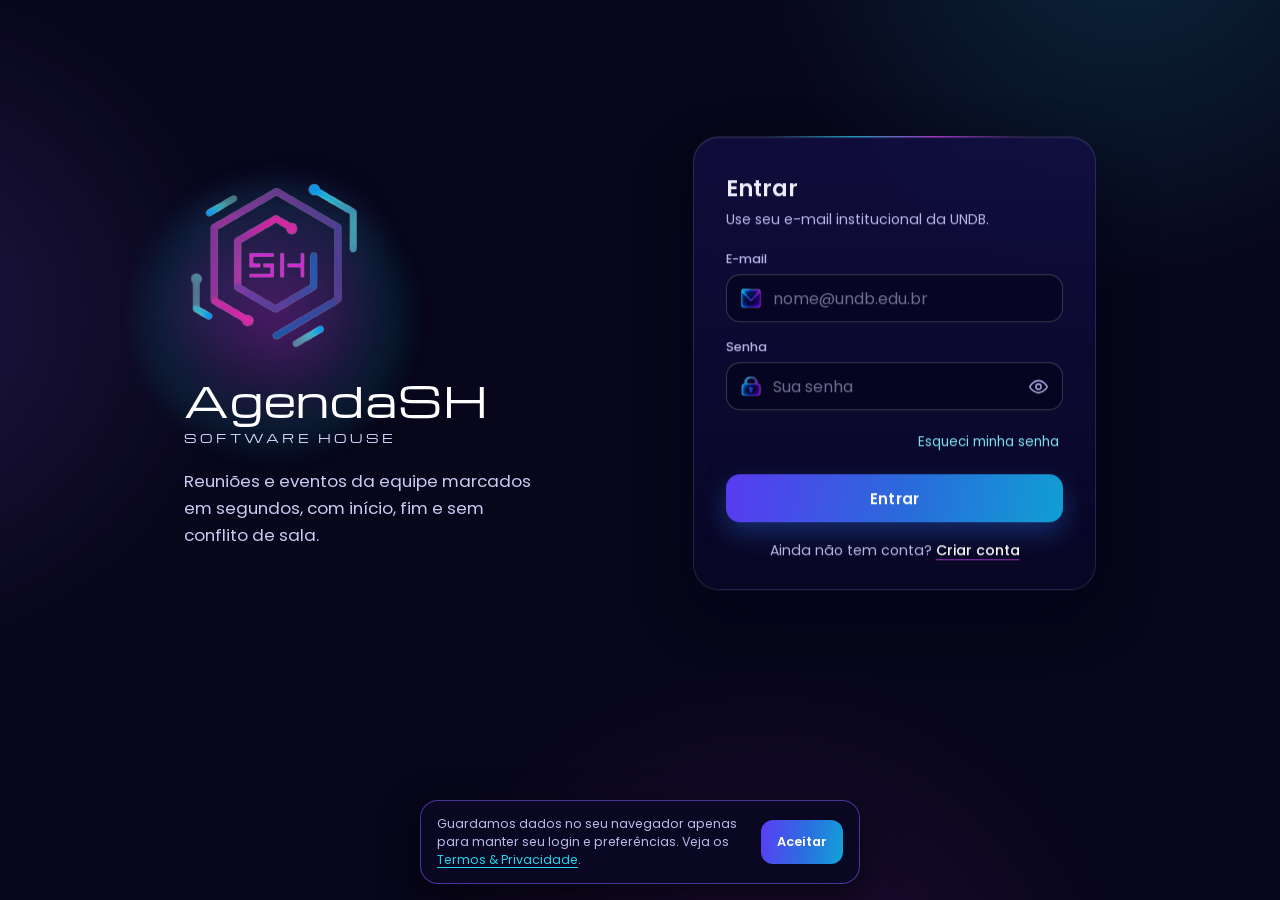
<file: frontend/index.html>
<!DOCTYPE html>
<html lang="pt-br">
<head>
    <meta charset="UTF-8">
    <meta name="viewport" content="width=device-width, initial-scale=1.0, viewport-fit=cover">
    <!-- Segurança: só carrega código deste site e só conversa com a API. Ao publicar, ajuste o connect-src (ver frontend/README.md). -->
    <meta http-equiv="Content-Security-Policy" content="default-src 'self'; script-src 'self'; style-src 'self'; img-src 'self' data:; font-src 'self'; connect-src 'self' http://localhost:8000 http://127.0.0.1:8000; object-src 'none'; base-uri 'self'; form-action 'self'; manifest-src 'self'">
    <meta name="referrer" content="no-referrer">
    <title>Início · AgendaSH</title>
    <meta name="description" content="AgendaSH: agendamento interno de reuniões e eventos da Software House (UNDB).">
    <meta name="theme-color" content="#07061a">
    <link rel="icon" type="image/svg+xml" href="favicon.svg">
    <link rel="icon" type="image/png" sizes="64x64" href="img/favicon-badge.png">
    <link rel="apple-touch-icon" href="img/apple-touch-icon.png">
    <link rel="manifest" href="manifest.webmanifest">
    <link rel="stylesheet" href="style.css">
</head>
<body>
<main class="app escuro" id="conteudo" tabindex="-1">
    <header class="topo">
        <div class="topo-texto">
            <h1 class="ola">Olá, <b id="nome"></b></h1>
            <p class="sub"><span id="resumoDia">Carregando sua agenda…</span></p>
        </div>
        <span id="avatar"></span>
    </header>

    <div class="grade-inicio">
        <aside class="coluna lado-inicio" aria-label="Resumo de hoje">
            <div id="destaque"></div>
            <section class="painel" aria-labelledby="tHoje">
                <h2 class="painel-titulo" id="tHoje">Hoje</h2>
                <div id="reguaHoje"></div>
                <ul class="legenda" aria-hidden="true">
                    <li><i class="l-reuniao"></i>Reuniões</li>
                    <li><i class="l-evento"></i>Eventos</li>
                </ul>
            </section>
        </aside>
        <section class="coluna" aria-labelledby="tProx">
            <div class="secao">
                <div><h2 id="tProx">Próximos 7 dias</h2><p>Reuniões suas, convites e eventos da equipe.</p></div>
                <a href="reunioes.html">Ver tudo</a>
            </div>
            <div id="lista"><div class="esqueleto" aria-hidden="true"><div class="esq-linha"></div><div class="esq-linha"></div><div class="esq-linha"></div></div></div>
        </section>
    </div>
</main>
<script src="src/core/api.js"></script>
<script src="src/shared/icones.js"></script>
<script src="src/shared/app.js"></script>
<script src="src/modules/reunioes/pages/inicio.js"></script>
<script src="src/shared/cookies.js"></script>
<script src="src/shared/efeitos.js" defer></script>
</body>
</html>
</file>
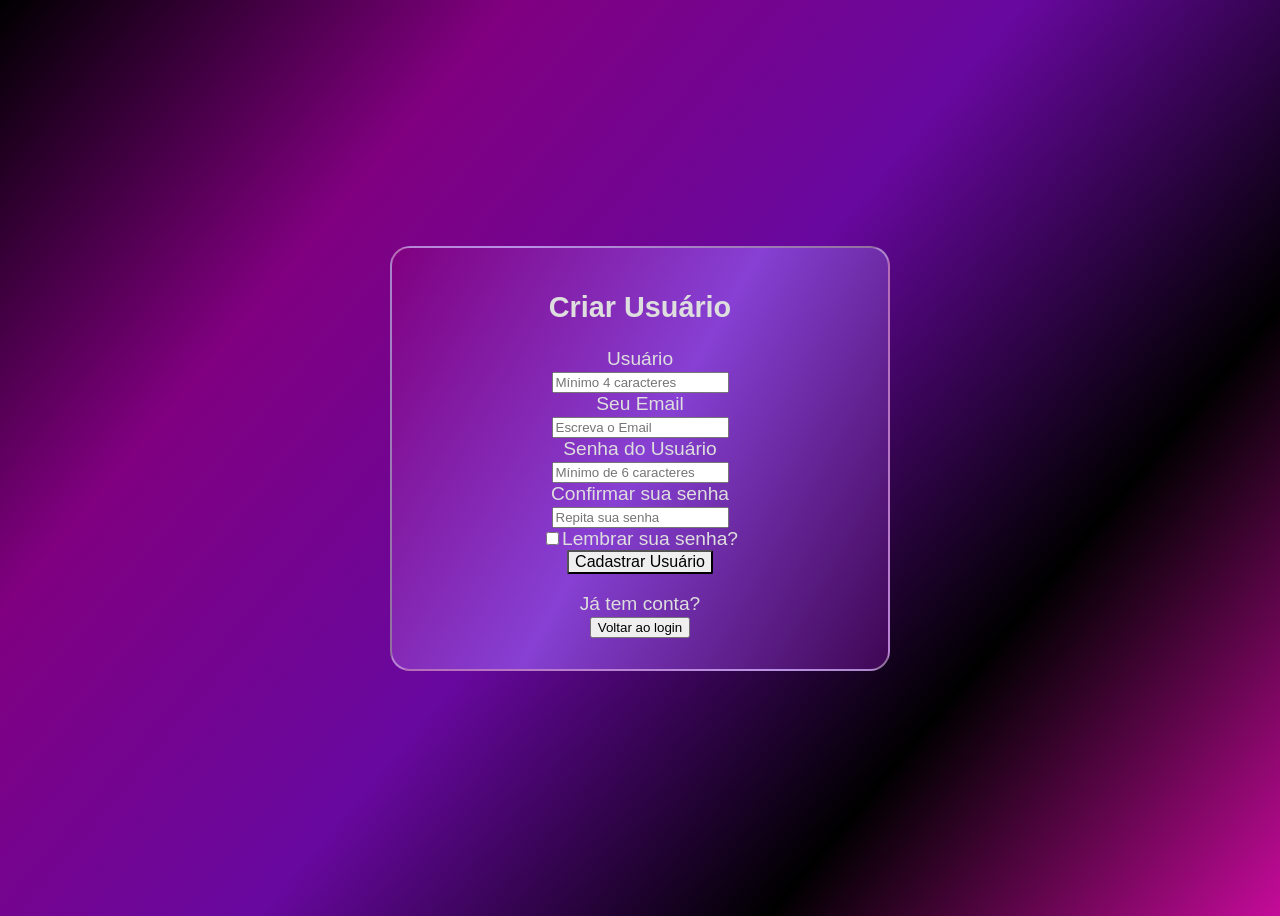
<file: AGENDA1/cadastro.html>
<!DOCTYPE html>
<html lang="pt-br">

<head>
    <meta charset="UTF-8">
    <title>Criar Usuário</title>
    <link rel="stylesheet" href="style.css">
</head>

<body>
    <div class="card">
        <form action="login.html" method="post">

            <h2>Criar Usuário</h2>
            <div class="nomeUsuario"><label>Usuário</label><br>
                <input type="text" id="cadUsuario" placeholder="Mínimo 4 caracteres">
            </div>
            <div class="nomeEmail"> <label>Seu Email</label><br>
                <input type="email" id="cadEmail" placeholder="Escreva o Email">
            </div>
            <div class="senhaUsuario"><label>Senha do Usuário</label><br>
                <input type="password" id="cadSenha" placeholder="Mínimo de 6 caracteres">
            </div>
            <div class="ConfirmarSenha"><label>Confirmar sua senha</label><br>
                <input type="password" id="cadConfirma" placeholder="Repita sua senha">
            </div>
            <div class="checkbox"><label><input type="checkbox">Lembrar sua senha?</label>
            </div>
            <button class="Bcadastro" type="submit">Cadastrar Usuário</button><br>

            <p>Já tem conta? <br><button  type="button">Voltar ao login</button></p>
    </div>
    </form>
</body>

</html>
</file>
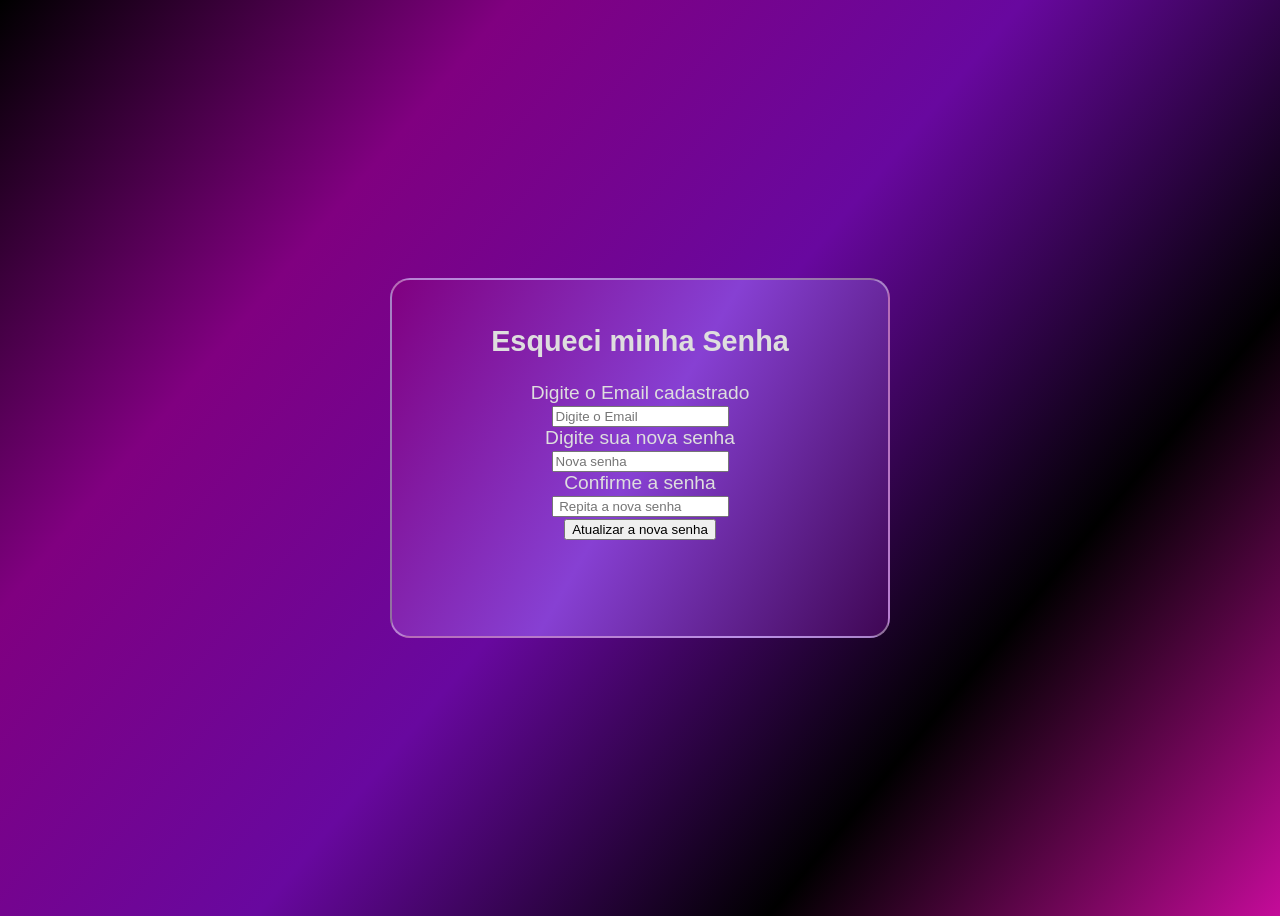
<file: AGENDA1/esqueciSenha.html>
<!DOCTYPE html>
<html lang="pt-br">

<head>
    <meta charset="UTF-8">
    <meta name="viewport" content="width=device-width, initial-scale=1.0">
    <link rel="stylesheet" href="style.css">
    <title>Esqueci minha senha</title>
</head>

<body>
    <form action="cadastro.html" method="get" class="formEsqueciSenha">
        <h2>Esqueci minha Senha </h2>
        <label for="Email">Digite o Email cadastrado</label><br>
        <input type="email" placeholder="Digite o Email"><br>
        <label>Digite sua nova senha</label><br>
        <input type="password" id="nvSenha" placeholder="Nova senha"><br>
        <label>Confirme a senha</label><br>
        <input type="password" id="confirmNvsenha" placeholder=" Repita a nova senha"><br>
        <button>Atualizar a nova senha</button>
    </form>
</body>

</html>
</file>
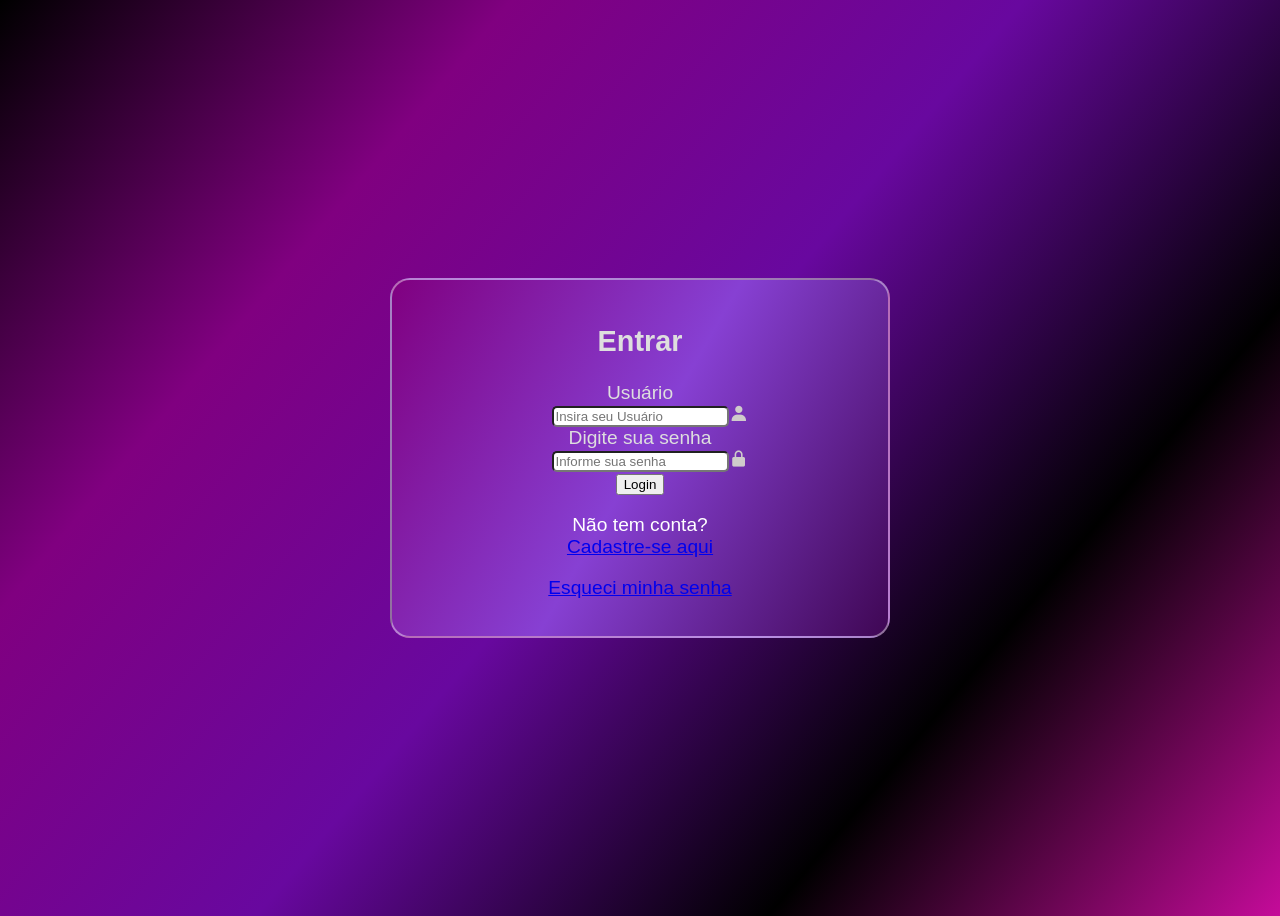
<file: AGENDA1/login.html>
<!DOCTYPE html>
<html lang="pt-br">

<head>
    <meta charset="UTF-8">
    <title>Login de Usuário</title>
    <link rel="stylesheet" href="style.css">
    <link href='https://unpkg.com/boxicons@2.1.4/css/boxicons.min.css' rel="stylesheet">
</head>

<body class="bodyLogin">

    <!--<img class="logoSh" src="logoSh.webp" alt="logoSh">-->

    <div class="cardLogin">
        <form action="index.html" method="get">

            <h2>Entrar</h2>
            <div class="loginUsuario">
                <label>Usuário</label><br>
                <input type="text" id="loginUsuario" placeholder="Insira seu Usuário">
                <i class="bx bxs-user"></i>
            </div>
            <div class="loginSenha"> <label>Digite sua senha</label><br>
                <input type="password" id="loginSenha" placeholder="Informe sua senha">
                <i class="bx bxs-lock-alt"></i>
            </div>

        </form>
        <button type="submit">Login</button>

        <div class="criarElembrar">
            <p>Não tem conta? <br>
                <a href="cadastro.html">Cadastre-se aqui</a></p>
                <a href="esqueciSenha.html">Esqueci minha senha</a>

        </div>
    </div>
</body>

</html>
</file>
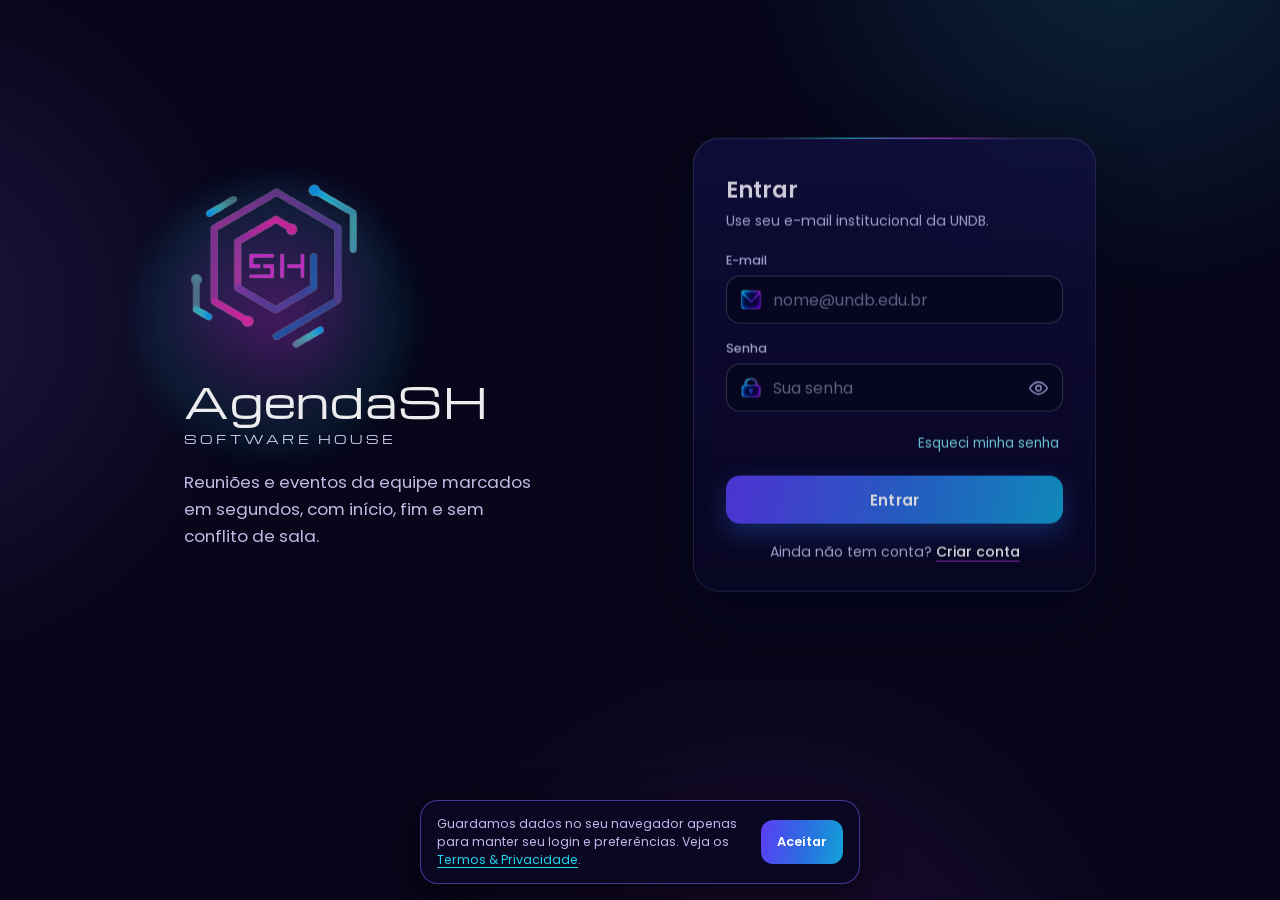
<file: frontend/admin.html>
<!DOCTYPE html>
<html lang="pt-br">
<head>
    <meta charset="UTF-8">
    <meta name="viewport" content="width=device-width, initial-scale=1.0, viewport-fit=cover">
    <!-- Segurança: só carrega código deste site e só conversa com a API. Ao publicar, ajuste o connect-src (ver frontend/README.md). -->
    <meta http-equiv="Content-Security-Policy" content="default-src 'self'; script-src 'self'; style-src 'self'; img-src 'self' data:; font-src 'self'; connect-src 'self' http://localhost:8000 http://127.0.0.1:8000; object-src 'none'; base-uri 'self'; form-action 'self'; manifest-src 'self'">
    <meta name="referrer" content="no-referrer">
    <title>Painel admin · AgendaSH</title>
    <meta name="description" content="AgendaSH: agendamento interno de reuniões e eventos da Software House (UNDB).">
    <meta name="theme-color" content="#07061a">
    <link rel="icon" type="image/svg+xml" href="favicon.svg">
    <link rel="icon" type="image/png" sizes="64x64" href="img/favicon-badge.png">
    <link rel="apple-touch-icon" href="img/apple-touch-icon.png">
    <link rel="manifest" href="manifest.webmanifest">
    <link rel="stylesheet" href="style.css">
</head>
<body>
<main class="app escuro" id="conteudo" tabindex="-1">
    <header class="topo">
        <div class="topo-texto">
            <h1 class="titulo">Painel admin</h1>
            <p class="sub">Gestão de usuários e visão geral do sistema.</p>
        </div>
        <span id="avatar"></span>
    </header>

    <div id="bloqueado" hidden class="vazio">
        <h3>Acesso restrito</h3>
        <p>Esta área é só para administradores.</p>
        <a class="btn-sec" href="index.html">Voltar ao início</a>
    </div>
    <section id="conteudoAdmin" hidden>
        <div class="admin-cards" id="resumo"></div>
        <div class="secao"><div><h2>Usuários</h2><p>Defina quem é administrador e remova contas.</p></div></div>
        <div id="listaUsuarios" class="lista-usuarios"><div class="esqueleto" aria-hidden="true"><div class="esq-linha"></div></div></div>
    </section>
</main>
<script src="src/core/api.js"></script>
<script src="src/shared/icones.js"></script>
<script src="src/shared/app.js"></script>
<script src="src/modules/admin/admin.js"></script>
<script src="src/shared/cookies.js"></script>
<script src="src/shared/efeitos.js" defer></script>
</body>
</html>
</file>
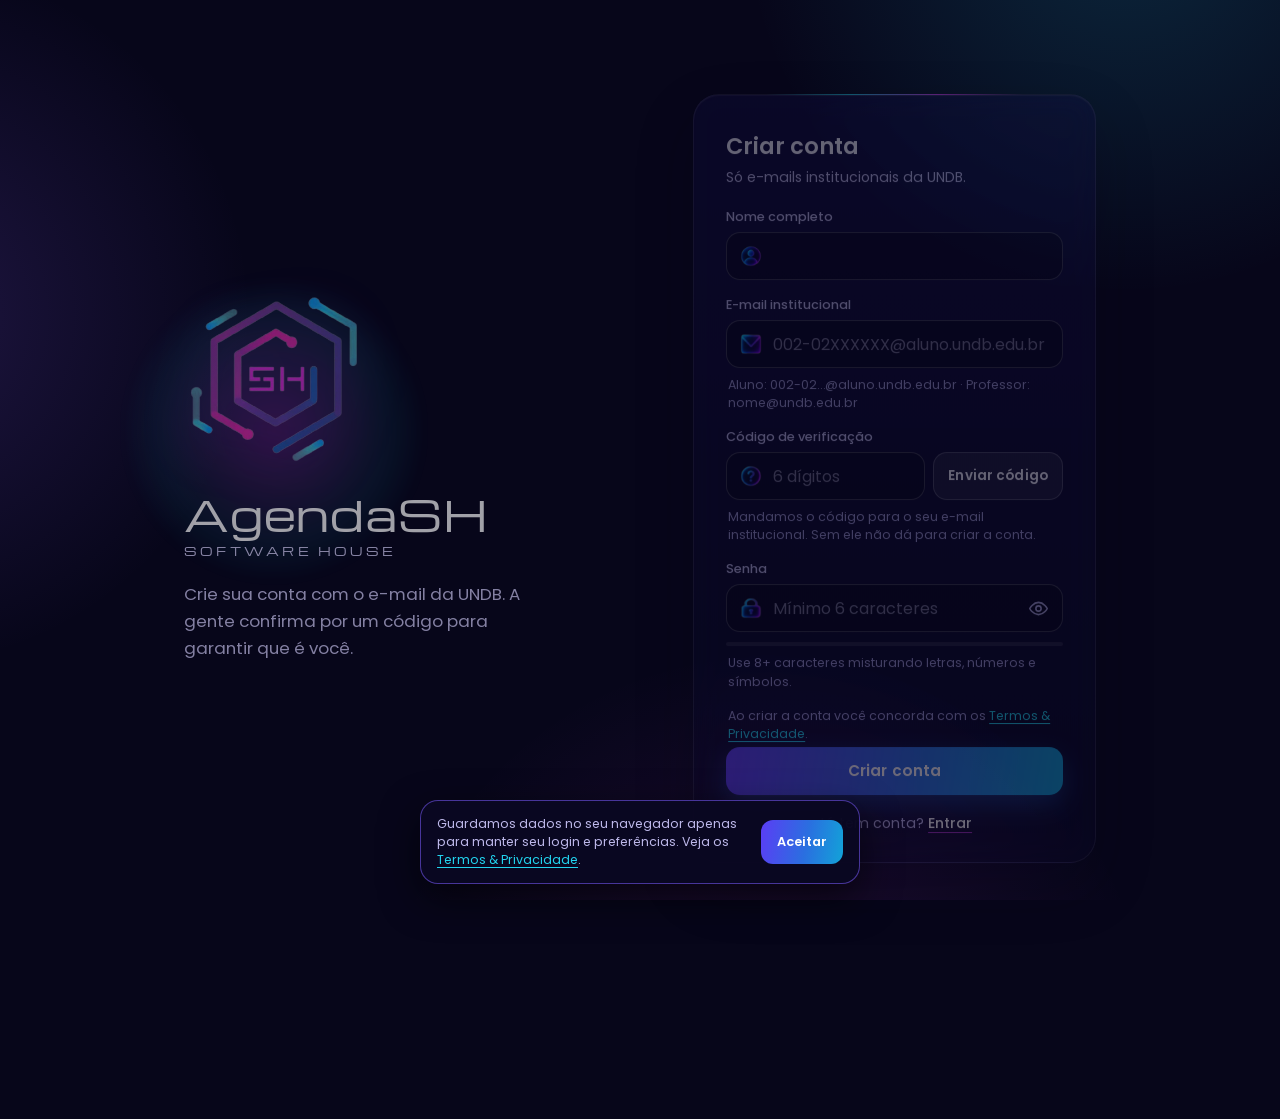
<file: frontend/cadastro.html>
<!DOCTYPE html>
<html lang="pt-br">
<head>
    <meta charset="UTF-8">
    <meta name="viewport" content="width=device-width, initial-scale=1.0, viewport-fit=cover">
    <!-- Segurança: só carrega código deste site e só conversa com a API. Ao publicar, ajuste o connect-src (ver frontend/README.md). -->
    <meta http-equiv="Content-Security-Policy" content="default-src 'self'; script-src 'self'; style-src 'self'; img-src 'self' data:; font-src 'self'; connect-src 'self' http://localhost:8000 http://127.0.0.1:8000; object-src 'none'; base-uri 'self'; form-action 'self'; manifest-src 'self'">
    <meta name="referrer" content="no-referrer">
    <title>Criar conta · AgendaSH</title>
    <meta name="description" content="AgendaSH: agendamento interno de reuniões e eventos da Software House (UNDB).">
    <meta name="theme-color" content="#07061a">
    <link rel="icon" type="image/svg+xml" href="favicon.svg">
    <link rel="icon" type="image/png" sizes="64x64" href="img/favicon-badge.png">
    <link rel="apple-touch-icon" href="img/apple-touch-icon.png">
    <link rel="manifest" href="manifest.webmanifest">
    <link rel="stylesheet" href="style.css">
</head>
<body>
<main class="app auth" id="conteudo">
    <section class="auth-marca">
        <img class="auth-logo" src="img/logo-sh.webp" alt="Software House UNDB" width="320" height="314" fetchpriority="high">
        <h1 class="auth-nome">AgendaSH</h1>
        <p class="auth-casa">Software House</p>
        <p class="auth-frase">Crie sua conta com o e-mail da UNDB. A gente confirma por um código para garantir que é você.</p>
    </section>

    <section class="auth-cartao" aria-labelledby="tituloCad">
        <h2 id="tituloCad" class="auth-titulo">Criar conta</h2>
        <p class="auth-sub">Só e-mails institucionais da UNDB.</p>
        <form id="formCadastro" novalidate>
            <div class="campo ico ico-user"><label for="cadUsuario">Nome completo</label><input type="text" id="cadUsuario" autocomplete="name" maxlength="100" required></div>
            <div class="campo ico ico-email"><label for="cadEmail">E-mail institucional</label>
                <input type="email" id="cadEmail" autocomplete="email" inputmode="email" placeholder="002-02XXXXXX@aluno.undb.edu.br" maxlength="100" required aria-describedby="dicaEmail">
                <p class="dica" id="dicaEmail">Aluno: 002-02…@aluno.undb.edu.br · Professor: nome@undb.edu.br</p></div>
            <div class="campo ico ico-cod"><label for="cadCodigo">Código de verificação</label>
                <div class="codigo-linha">
                    <input type="text" id="cadCodigo" inputmode="numeric" pattern="[0-9]*" maxlength="6" autocomplete="one-time-code" placeholder="6 dígitos" required aria-describedby="dicaCodigo">
                    <button class="btn-sec" type="button" id="btnEnviarCodigo">Enviar código</button>
                </div>
                <p class="dica" id="dicaCodigo">Mandamos o código para o seu e-mail institucional. Sem ele não dá para criar a conta.</p></div>
            <div class="campo ico ico-senha">
                <label for="cadSenha">Senha</label>
                <div class="senha-wrap">
                    <input type="password" id="cadSenha" autocomplete="new-password" placeholder="Mínimo 6 caracteres" minlength="6" maxlength="128" required>
                    <button type="button" class="ver-senha" aria-controls="cadSenha" aria-label="Mostrar senha" aria-pressed="false">
                        <svg class="olho-aberto" viewBox="0 0 24 24" fill="none" stroke="currentColor" stroke-width="1.8" stroke-linecap="round" stroke-linejoin="round" aria-hidden="true"><path d="M2 12s3.6-7 10-7 10 7 10 7-3.6 7-10 7S2 12 2 12Z"/><circle cx="12" cy="12" r="3"/></svg>
                        <svg class="olho-fechado" viewBox="0 0 24 24" fill="none" stroke="currentColor" stroke-width="1.8" stroke-linecap="round" stroke-linejoin="round" aria-hidden="true"><path d="M3 3l18 18M10.6 6.1A10.5 10.5 0 0 1 12 6c6.4 0 10 6 10 6a17 17 0 0 1-3.2 3.9M6.6 6.6A17 17 0 0 0 2 12s3.6 7 10 7a9.6 9.6 0 0 0 4.4-1"/><path d="M9.9 9.9a3 3 0 0 0 4.2 4.2"/></svg>
                    </button>
                </div>
                <div class="forca" aria-hidden="true"><i id="forcaBarra"></i></div>
                <p class="dica" id="forcaTexto">Use 8+ caracteres misturando letras, números e símbolos.</p>
            </div>
            <p class="dica">Ao criar a conta você concorda com os <a href="termos.html">Termos &amp; Privacidade</a>.</p>
            <button class="btn-pri" type="submit" id="btnCriar">Criar conta</button>
            <p id="msgErro" class="msg" role="alert" aria-live="polite"></p>
        </form>
        <p class="auth-rodape">Já tem conta? <a href="login.html">Entrar</a></p>
    </section>
</main>
<script src="src/core/api.js"></script>
<script src="src/modules/auth/services/auth.js"></script>
<script src="src/shared/cookies.js"></script>
<script src="src/shared/efeitos.js" defer></script>
</body>
</html>
</file>
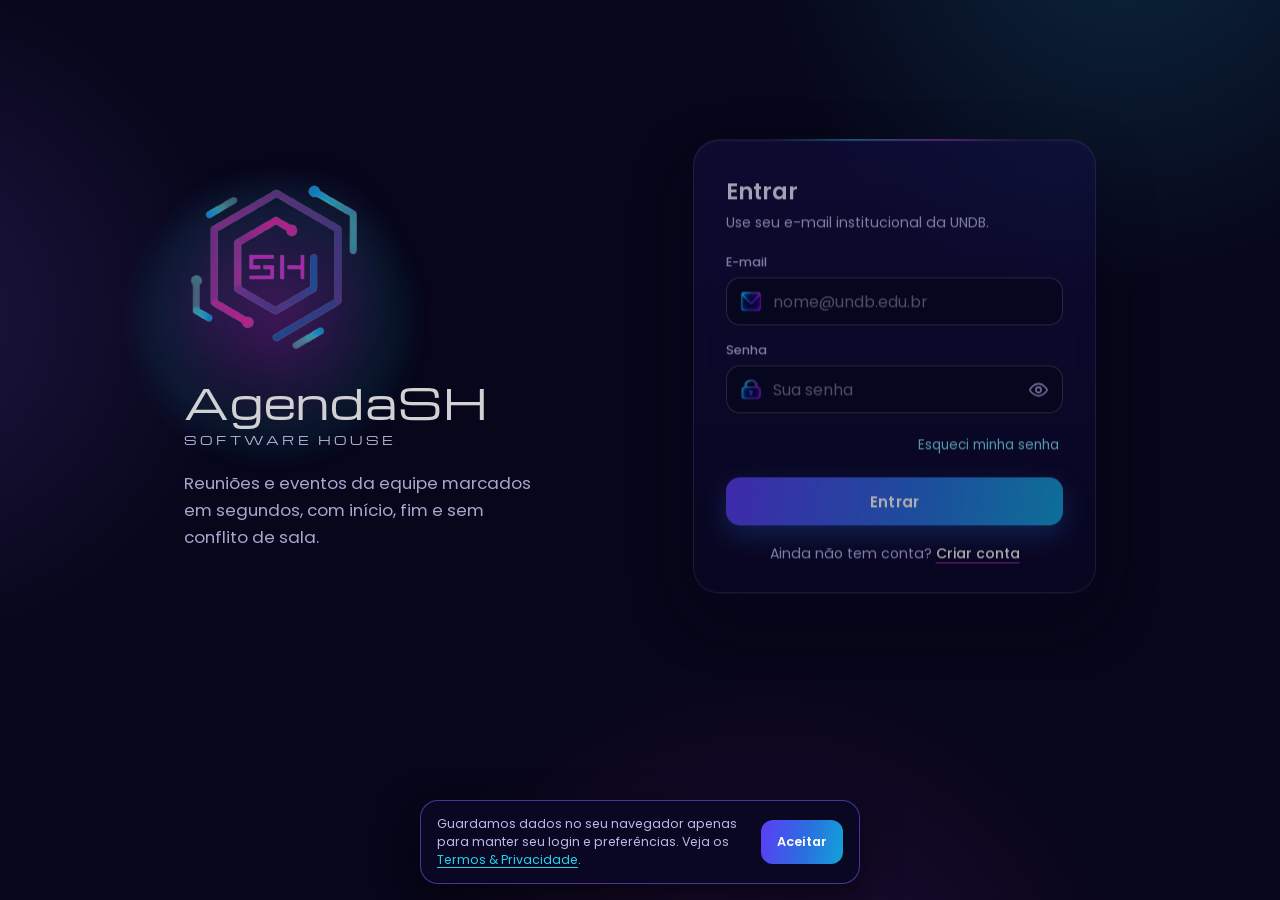
<file: frontend/calendario.html>
<!DOCTYPE html>
<html lang="pt-br">
<head>
    <meta charset="UTF-8">
    <meta name="viewport" content="width=device-width, initial-scale=1.0, viewport-fit=cover">
    <!-- Segurança: só carrega código deste site e só conversa com a API. Ao publicar, ajuste o connect-src (ver frontend/README.md). -->
    <meta http-equiv="Content-Security-Policy" content="default-src 'self'; script-src 'self'; style-src 'self'; img-src 'self' data:; font-src 'self'; connect-src 'self' http://localhost:8000 http://127.0.0.1:8000; object-src 'none'; base-uri 'self'; form-action 'self'; manifest-src 'self'">
    <meta name="referrer" content="no-referrer">
    <title>Calendário · AgendaSH</title>
    <meta name="description" content="AgendaSH: agendamento interno de reuniões e eventos da Software House (UNDB).">
    <meta name="theme-color" content="#07061a">
    <link rel="icon" type="image/svg+xml" href="favicon.svg">
    <link rel="icon" type="image/png" sizes="64x64" href="img/favicon-badge.png">
    <link rel="apple-touch-icon" href="img/apple-touch-icon.png">
    <link rel="manifest" href="manifest.webmanifest">
    <link rel="stylesheet" href="style.css">
</head>
<body>
<main class="app escuro" id="conteudo" tabindex="-1">
    <header class="topo">
        <div class="topo-texto">
            <h1 class="titulo">Calendário</h1>
            <p class="sub">Escolha o dia, o início e o fim. A régua mostra o que já está marcado.</p>
        </div>
        <span id="avatar"></span>
    </header>

    <div class="grade-agendar">
        <section class="painel area-cal" aria-labelledby="mes">
            <div class="cal-topo">
                <h2 id="mes" aria-live="polite"></h2>
                <div class="cal-nav">
                    <button id="ant" type="button" aria-label="Mês anterior"></button>
                    <button id="irHoje" type="button" class="hoje-btn">Hoje</button>
                    <button id="prox" type="button" aria-label="Próximo mês"></button>
                </div>
            </div>
            <div class="cal-grade" id="grade" role="group" aria-label="Dias do mês"></div>
        </section>

        <section class="painel form-painel area-form" id="novo" aria-labelledby="tForm">
            <h2 class="painel-titulo" id="tForm">Novo agendamento</h2>
            <div class="modo-edicao" id="faixaEdicao" hidden>
                <span id="textoEdicao">Editando</span>
                <a class="btn-sec" href="calendario.html">Sair da edição</a>
            </div>
            <form class="form-agenda" id="formAgenda" novalidate>
                <fieldset>
                    <legend>O que você vai marcar?</legend>
                    <div class="segmentos">
                        <label><input type="radio" name="tipo" value="reuniao" checked><span><i class="ponto p-reuniao"></i>Reunião</span></label>
                        <label><input type="radio" name="tipo" value="evento"><span><i class="ponto p-evento"></i>Evento</span></label>
                    </div>
                    <p class="dica" id="dicaTipo"></p>
                </fieldset>

                <div class="campo">
                    <label for="titulo">Nome</label>
                    <input type="text" id="titulo" maxlength="200" required autocomplete="off" aria-describedby="erroTitulo">
                    <p class="erro-campo" id="erroTitulo"></p>
                </div>

                <div class="linha-2">
                    <div class="campo">
                        <label for="dataIni">Data</label>
                        <input type="date" id="dataIni" required>
                    </div>
                    <div class="campo" id="campoDataFim" hidden>
                        <label for="dataFim">Termina em</label>
                        <input type="date" id="dataFim">
                    </div>
                </div>
                <div class="linha-2">
                    <div class="campo">
                        <label for="horaIni">Início</label>
                        <input type="time" id="horaIni" step="300" required aria-describedby="erroHorario">
                    </div>
                    <div class="campo">
                        <label for="horaFim">Fim</label>
                        <input type="time" id="horaFim" step="300" required aria-describedby="erroHorario">
                    </div>
                </div>
                <p class="erro-campo" id="erroHorario"></p>
                <div class="chips" role="group" aria-label="Duração rápida" id="duracoes">
                    <button type="button" class="chip" data-min="30" aria-pressed="false">30 min</button>
                    <button type="button" class="chip" data-min="60" aria-pressed="false">1h</button>
                    <button type="button" class="chip" data-min="90" aria-pressed="false">1h30</button>
                    <button type="button" class="chip" data-min="120" aria-pressed="false">2h</button>
                    <button type="button" class="chip" data-min="240" aria-pressed="false">4h</button>
                </div>

                <div id="reguaForm"></div>
                <ul class="legenda" aria-hidden="true">
                    <li><i class="l-proposta"></i>Seu horário</li>
                    <li><i class="l-reuniao"></i>Reuniões</li>
                    <li><i class="l-evento"></i>Eventos</li>
                    <li><i class="l-ocupado"></i>Local ocupado</li>
                </ul>
                <div class="resumo-horario" id="resumo" aria-live="polite"></div>

                <fieldset class="espaco-topo">
                    <legend>Onde?</legend>
                    <div class="segmentos" id="segModo"></div>
                </fieldset>
                <div class="campo">
                    <label for="local" id="rotuloLocal">Link da reunião</label>
                    <input type="text" id="local" list="locais" maxlength="300" required autocomplete="off" aria-describedby="dicaLocal erroLocal">
                    <datalist id="locais"></datalist>
                    <p class="dica" id="dicaLocal"></p>
                    <p class="erro-campo" id="erroLocal"></p>
                </div>
                <div class="campo">
                    <label for="descricao">Descrição <span class="opcional">(opcional)</span></label>
                    <textarea id="descricao" maxlength="1000" rows="3" placeholder="Pauta, o que levar, observações"></textarea>
                </div>

                <p class="msg" id="msgErro" role="alert"></p>
                <div class="form-acoes">
                    <button class="btn-pri" type="submit" id="btnSalvar">Confirmar reunião</button>
                </div>
            </form>
        </section>

        <section class="area-dia" aria-labelledby="tDia">
            <div class="secao"><div><h2 id="tDia">Dia</h2><p id="subDia"></p></div></div>
            <div id="doDia">
                <div class="esqueleto" aria-hidden="true"><div class="esq-linha"></div><div class="esq-linha"></div></div>
            </div>
        </section>
    </div>
</main>
<script src="src/core/api.js"></script>
<script src="src/shared/icones.js"></script>
<script src="src/shared/app.js"></script>
<script src="src/modules/reunioes/pages/calendario.js"></script>
<script src="src/shared/cookies.js"></script>
<script src="src/shared/efeitos.js" defer></script>
</body>
</html>
</file>
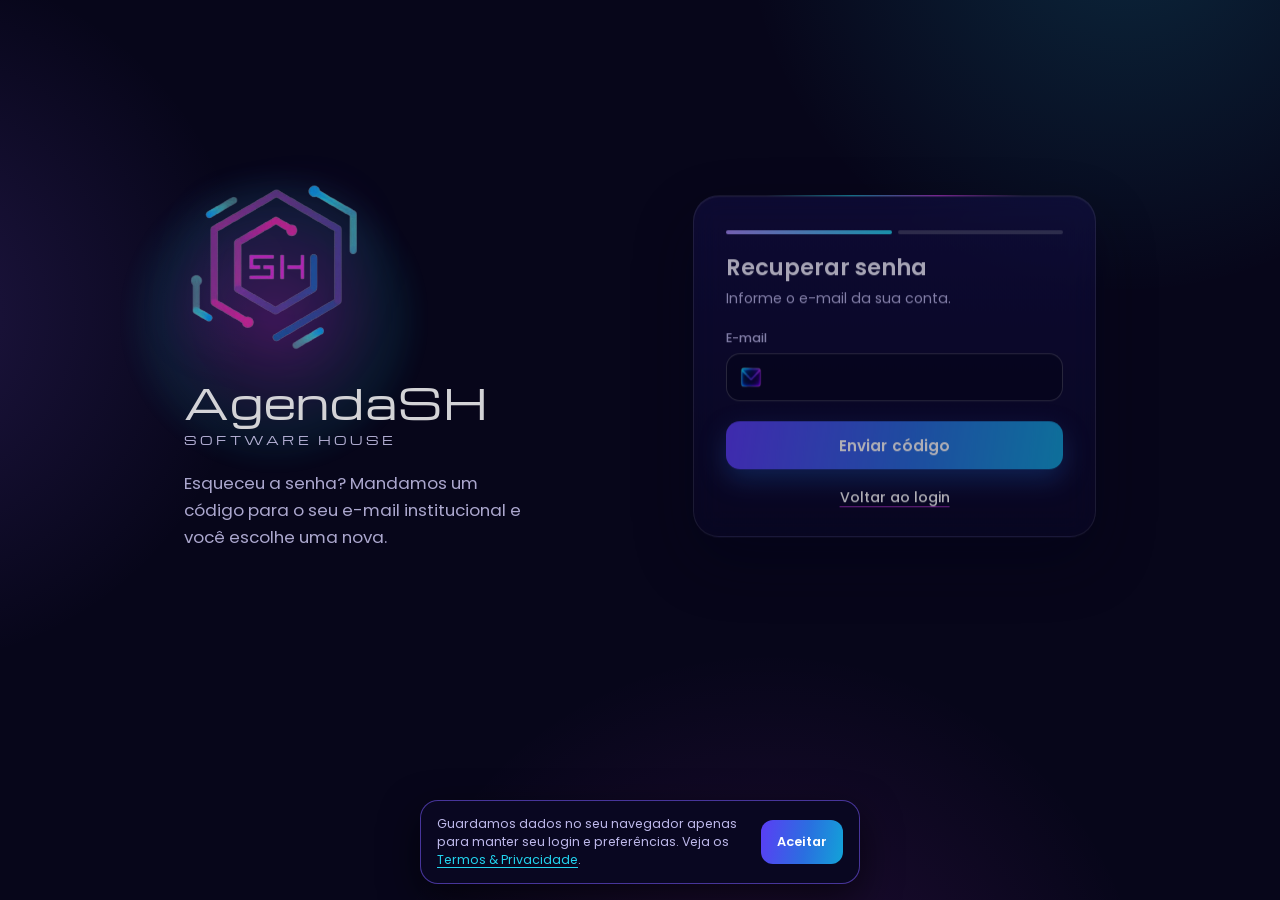
<file: frontend/esqueciSenha.html>
<!DOCTYPE html>
<html lang="pt-br">
<head>
    <meta charset="UTF-8">
    <meta name="viewport" content="width=device-width, initial-scale=1.0, viewport-fit=cover">
    <!-- Segurança: só carrega código deste site e só conversa com a API. Ao publicar, ajuste o connect-src (ver frontend/README.md). -->
    <meta http-equiv="Content-Security-Policy" content="default-src 'self'; script-src 'self'; style-src 'self'; img-src 'self' data:; font-src 'self'; connect-src 'self' http://localhost:8000 http://127.0.0.1:8000; object-src 'none'; base-uri 'self'; form-action 'self'; manifest-src 'self'">
    <meta name="referrer" content="no-referrer">
    <title>Recuperar senha · AgendaSH</title>
    <meta name="description" content="AgendaSH: agendamento interno de reuniões e eventos da Software House (UNDB).">
    <meta name="theme-color" content="#07061a">
    <link rel="icon" type="image/svg+xml" href="favicon.svg">
    <link rel="icon" type="image/png" sizes="64x64" href="img/favicon-badge.png">
    <link rel="apple-touch-icon" href="img/apple-touch-icon.png">
    <link rel="manifest" href="manifest.webmanifest">
    <link rel="stylesheet" href="style.css">
</head>
<body>
<main class="app auth" id="conteudo">
    <section class="auth-marca">
        <img class="auth-logo" src="img/logo-sh.webp" alt="Software House UNDB" width="320" height="314" fetchpriority="high">
        <h1 class="auth-nome">AgendaSH</h1>
        <p class="auth-casa">Software House</p>
        <p class="auth-frase">Esqueceu a senha? Mandamos um código para o seu e-mail institucional e você escolhe uma nova.</p>
    </section>

    <section class="auth-cartao" aria-labelledby="tituloRec">
        <ol class="passos" aria-hidden="true"><li class="feito"></li><li id="passo2"></li></ol>
        <h2 id="tituloRec" class="auth-titulo">Recuperar senha</h2>
        <p class="auth-sub" id="subRec">Informe o e-mail da sua conta.</p>
        <form id="formEsqueci" novalidate>
            <div class="campo ico ico-email"><label for="recEmail">E-mail</label><input type="email" id="recEmail" inputmode="email" autocomplete="email" maxlength="100" required></div>
            <button class="btn-pri" type="submit" id="btnPedir">Enviar código</button>
        </form>
        <form id="formRecuperar" hidden novalidate>
            <div class="campo ico ico-cod"><label for="recCodigo">Código recebido por e-mail</label><input type="text" id="recCodigo" inputmode="numeric" pattern="[0-9]*" maxlength="6" autocomplete="one-time-code" placeholder="6 dígitos" required></div>
            <div class="campo ico ico-senha">
                <label for="recSenha">Senha nova</label>
                <div class="senha-wrap">
                    <input type="password" id="recSenha" autocomplete="new-password" placeholder="Mínimo 6 caracteres" minlength="6" maxlength="128" required>
                    <button type="button" class="ver-senha" aria-controls="recSenha" aria-label="Mostrar senha" aria-pressed="false">
                        <svg class="olho-aberto" viewBox="0 0 24 24" fill="none" stroke="currentColor" stroke-width="1.8" stroke-linecap="round" stroke-linejoin="round" aria-hidden="true"><path d="M2 12s3.6-7 10-7 10 7 10 7-3.6 7-10 7S2 12 2 12Z"/><circle cx="12" cy="12" r="3"/></svg>
                        <svg class="olho-fechado" viewBox="0 0 24 24" fill="none" stroke="currentColor" stroke-width="1.8" stroke-linecap="round" stroke-linejoin="round" aria-hidden="true"><path d="M3 3l18 18M10.6 6.1A10.5 10.5 0 0 1 12 6c6.4 0 10 6 10 6a17 17 0 0 1-3.2 3.9M6.6 6.6A17 17 0 0 0 2 12s3.6 7 10 7a9.6 9.6 0 0 0 4.4-1"/><path d="M9.9 9.9a3 3 0 0 0 4.2 4.2"/></svg>
                    </button>
                </div>
            </div>
            <div class="campo ico ico-senha">
                <label for="recConfirma">Confirmar senha nova</label>
                <div class="senha-wrap">
                    <input type="password" id="recConfirma" autocomplete="new-password" placeholder="Repita a senha" minlength="6" maxlength="128" required>
                    <button type="button" class="ver-senha" aria-controls="recConfirma" aria-label="Mostrar senha" aria-pressed="false">
                        <svg class="olho-aberto" viewBox="0 0 24 24" fill="none" stroke="currentColor" stroke-width="1.8" stroke-linecap="round" stroke-linejoin="round" aria-hidden="true"><path d="M2 12s3.6-7 10-7 10 7 10 7-3.6 7-10 7S2 12 2 12Z"/><circle cx="12" cy="12" r="3"/></svg>
                        <svg class="olho-fechado" viewBox="0 0 24 24" fill="none" stroke="currentColor" stroke-width="1.8" stroke-linecap="round" stroke-linejoin="round" aria-hidden="true"><path d="M3 3l18 18M10.6 6.1A10.5 10.5 0 0 1 12 6c6.4 0 10 6 10 6a17 17 0 0 1-3.2 3.9M6.6 6.6A17 17 0 0 0 2 12s3.6 7 10 7a9.6 9.6 0 0 0 4.4-1"/><path d="M9.9 9.9a3 3 0 0 0 4.2 4.2"/></svg>
                    </button>
                </div>
            </div>
            <button class="btn-pri" type="submit" id="btnRedefinir">Salvar senha</button>
            <button class="link-sm link-botao" type="button" id="linkReenviar">Reenviar código</button>
        </form>
        <p id="msgErro" class="msg" role="alert" aria-live="polite"></p>
        <p class="auth-rodape"><a href="login.html">Voltar ao login</a></p>
    </section>
</main>
<script src="src/core/api.js"></script>
<script src="src/modules/auth/services/auth.js"></script>
<script src="src/shared/cookies.js"></script>
<script src="src/shared/efeitos.js" defer></script>
</body>
</html>
</file>
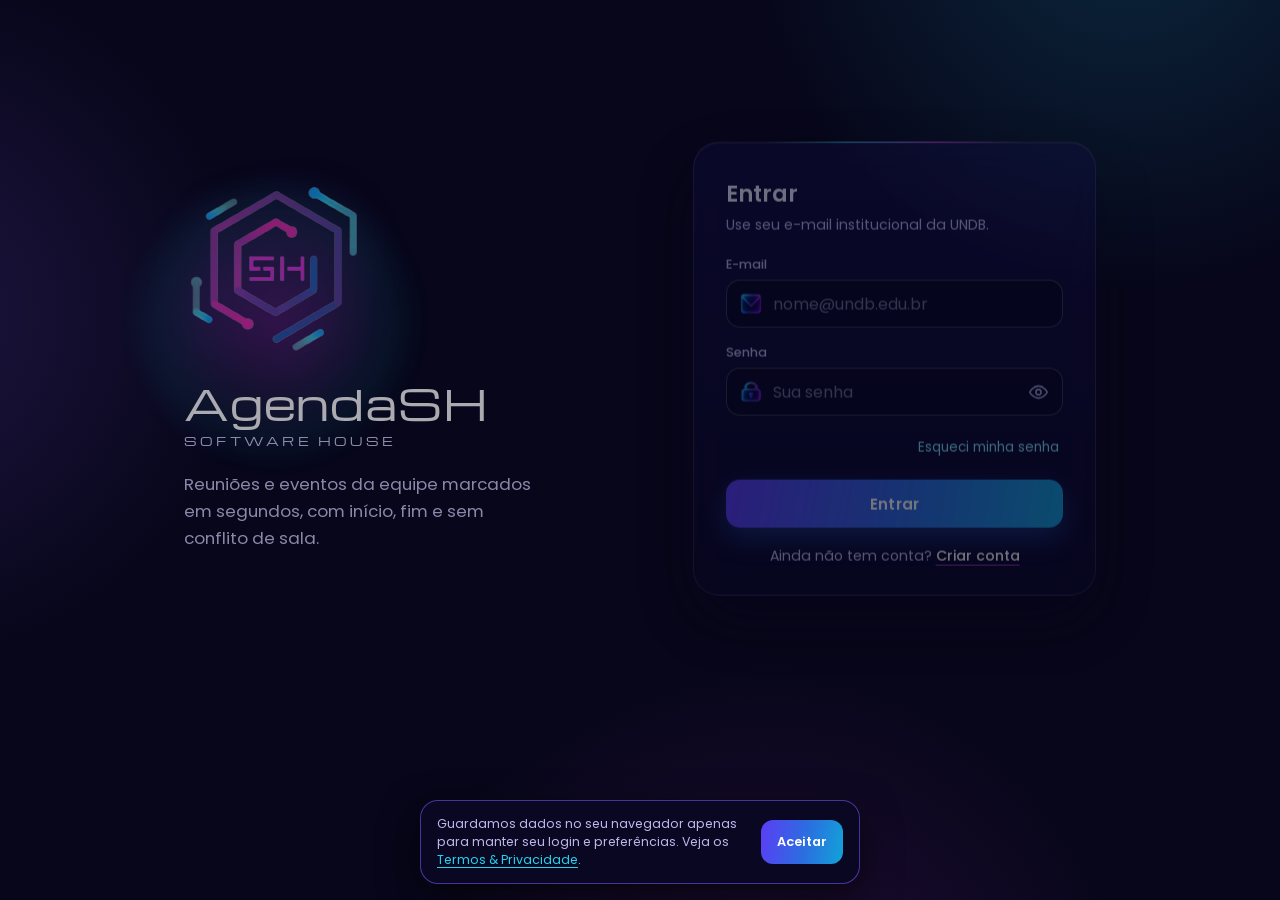
<file: frontend/login.html>
<!DOCTYPE html>
<html lang="pt-br">
<head>
    <meta charset="UTF-8">
    <meta name="viewport" content="width=device-width, initial-scale=1.0, viewport-fit=cover">
    <!-- Segurança: só carrega código deste site e só conversa com a API. Ao publicar, ajuste o connect-src (ver frontend/README.md). -->
    <meta http-equiv="Content-Security-Policy" content="default-src 'self'; script-src 'self'; style-src 'self'; img-src 'self' data:; font-src 'self'; connect-src 'self' http://localhost:8000 http://127.0.0.1:8000; object-src 'none'; base-uri 'self'; form-action 'self'; manifest-src 'self'">
    <meta name="referrer" content="no-referrer">
    <title>Entrar · AgendaSH</title>
    <meta name="description" content="AgendaSH: agendamento interno de reuniões e eventos da Software House (UNDB).">
    <meta name="theme-color" content="#07061a">
    <link rel="icon" type="image/svg+xml" href="favicon.svg">
    <link rel="icon" type="image/png" sizes="64x64" href="img/favicon-badge.png">
    <link rel="apple-touch-icon" href="img/apple-touch-icon.png">
    <link rel="manifest" href="manifest.webmanifest">
    <link rel="stylesheet" href="style.css">
</head>
<body>
<main class="app auth" id="conteudo">
    <section class="auth-marca">
        <img class="auth-logo" src="img/logo-sh.webp" alt="Software House UNDB" width="320" height="314" fetchpriority="high">
        <h1 class="auth-nome">AgendaSH</h1>
        <p class="auth-casa">Software House</p>
        <p class="auth-frase">Reuniões e eventos da equipe marcados em segundos, com início, fim e sem conflito de sala.</p>
    </section>

    <section class="auth-cartao" aria-labelledby="tituloLogin">
        <h2 id="tituloLogin" class="auth-titulo">Entrar</h2>
        <p class="auth-sub">Use seu e-mail institucional da UNDB.</p>
        <form id="formLogin" novalidate>
            <div class="campo ico ico-email">
                <label for="loginUsuario">E-mail</label>
                <input type="email" id="loginUsuario" autocomplete="username" inputmode="email" placeholder="nome@undb.edu.br" maxlength="100" required>
            </div>
            <div class="campo ico ico-senha">
                <label for="loginSenha">Senha</label>
                <div class="senha-wrap">
                    <input type="password" id="loginSenha" autocomplete="current-password" placeholder="Sua senha" minlength="6" maxlength="128" required>
                    <button type="button" class="ver-senha" aria-controls="loginSenha" aria-label="Mostrar senha" aria-pressed="false">
                        <svg class="olho-aberto" viewBox="0 0 24 24" fill="none" stroke="currentColor" stroke-width="1.8" stroke-linecap="round" stroke-linejoin="round" aria-hidden="true"><path d="M2 12s3.6-7 10-7 10 7 10 7-3.6 7-10 7S2 12 2 12Z"/><circle cx="12" cy="12" r="3"/></svg>
                        <svg class="olho-fechado" viewBox="0 0 24 24" fill="none" stroke="currentColor" stroke-width="1.8" stroke-linecap="round" stroke-linejoin="round" aria-hidden="true"><path d="M3 3l18 18M10.6 6.1A10.5 10.5 0 0 1 12 6c6.4 0 10 6 10 6a17 17 0 0 1-3.2 3.9M6.6 6.6A17 17 0 0 0 2 12s3.6 7 10 7a9.6 9.6 0 0 0 4.4-1"/><path d="M9.9 9.9a3 3 0 0 0 4.2 4.2"/></svg>
                    </button>
                </div>
            </div>
            <div class="auth-linha"><a class="link-sm" href="esqueciSenha.html">Esqueci minha senha</a></div>
            <button class="btn-pri" type="submit" id="btnLogin">Entrar</button>
            <p id="msgErro" class="msg" role="alert" aria-live="polite"></p>
        </form>
        <p class="auth-rodape">Ainda não tem conta? <a href="cadastro.html">Criar conta</a></p>
    </section>
</main>
<script src="src/core/api.js"></script>
<script src="src/modules/auth/services/auth.js"></script>
<script src="src/shared/cookies.js"></script>
<script src="src/shared/efeitos.js" defer></script>
</body>
</html>
</file>
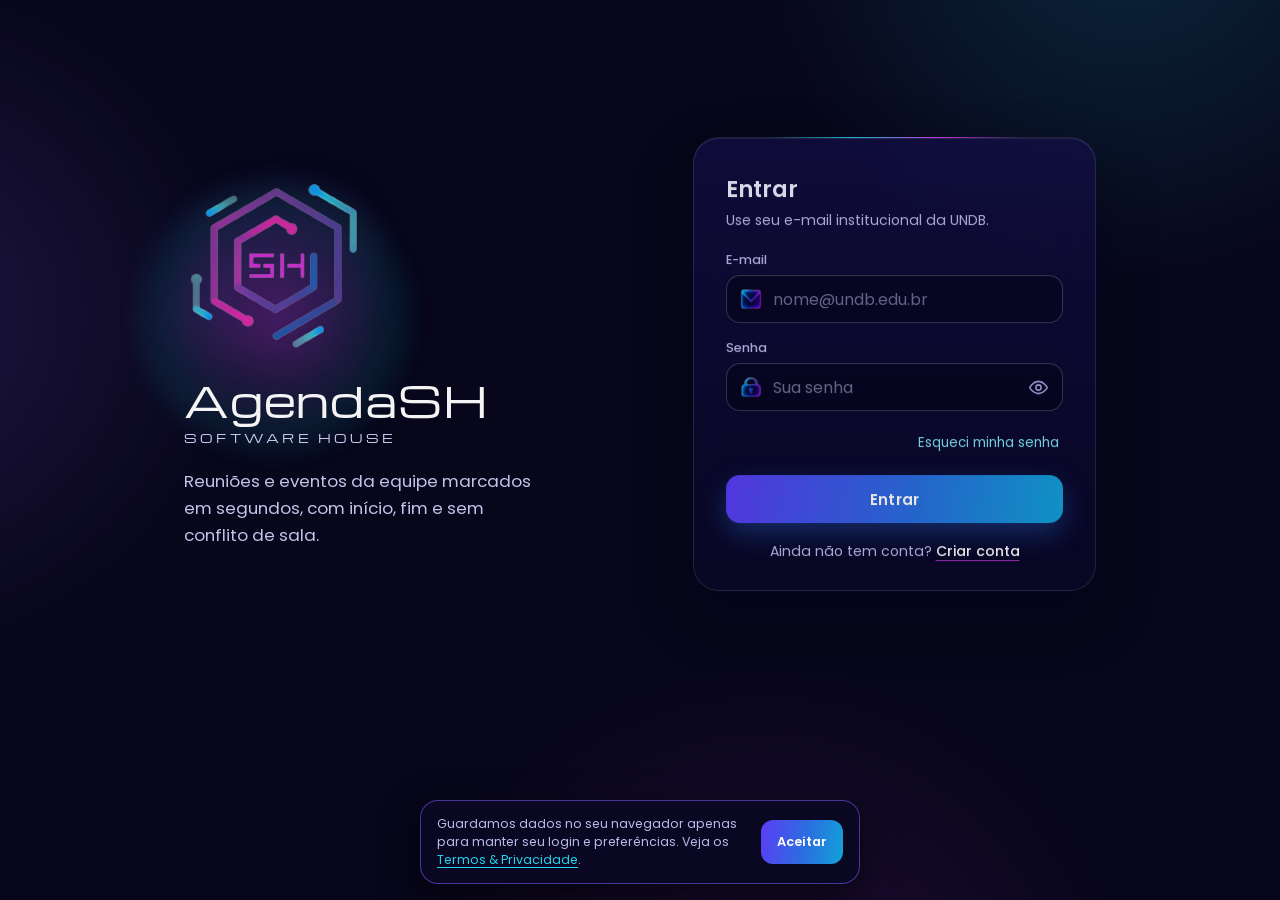
<file: frontend/perfil.html>
<!DOCTYPE html>
<html lang="pt-br">
<head>
    <meta charset="UTF-8">
    <meta name="viewport" content="width=device-width, initial-scale=1.0, viewport-fit=cover">
    <!-- Segurança: só carrega código deste site e só conversa com a API. Ao publicar, ajuste o connect-src (ver frontend/README.md). -->
    <meta http-equiv="Content-Security-Policy" content="default-src 'self'; script-src 'self'; style-src 'self'; img-src 'self' data:; font-src 'self'; connect-src 'self' http://localhost:8000 http://127.0.0.1:8000; object-src 'none'; base-uri 'self'; form-action 'self'; manifest-src 'self'">
    <meta name="referrer" content="no-referrer">
    <title>Perfil · AgendaSH</title>
    <meta name="description" content="AgendaSH: agendamento interno de reuniões e eventos da Software House (UNDB).">
    <meta name="theme-color" content="#07061a">
    <link rel="icon" type="image/svg+xml" href="favicon.svg">
    <link rel="icon" type="image/png" sizes="64x64" href="img/favicon-badge.png">
    <link rel="apple-touch-icon" href="img/apple-touch-icon.png">
    <link rel="manifest" href="manifest.webmanifest">
    <link rel="stylesheet" href="style.css">
</head>
<body>
<main class="app escuro" id="conteudo" tabindex="-1">
    <div class="estreita centro-bloco">
        <div class="perfil-cabeca">
            <div id="avatarGrande"></div>
            <h1 class="nome-grande" id="nome"></h1>
            <p class="nome-completo" id="papel"></p>
        </div>
        <section class="painel" aria-labelledby="tDados">
            <h2 class="painel-titulo" id="tDados">Informações pessoais</h2>
            <dl class="dados">
                <div><span id="icUser"></span><div><dt>Nome completo</dt><dd id="pNome"></dd></div></div>
                <div><span id="icEmail"></span><div><dt>E-mail institucional</dt><dd id="pEmail"></dd></div></div>
                <div><span id="icDesde"></span><div><dt>Membro desde</dt><dd id="pDesde">-</dd></div></div>
            </dl>
        </section>
        <section class="painel espaco-topo" aria-label="Ações da conta">
            <div class="acoes-lista" id="acoes">
                <button class="acao" id="btnEditar" type="button" aria-expanded="false" aria-controls="formPerfil"></button>
                <form id="formPerfil" class="form-perfil" hidden novalidate>
                    <div class="campo"><label for="eNome">Nome</label><input id="eNome" maxlength="100" autocomplete="name" required></div>
                    <div class="campo"><label for="eEmail">E-mail institucional</label><input id="eEmail" type="email" inputmode="email" maxlength="100" autocomplete="email" required>
                        <p class="dica">Só e-mails da UNDB (aluno: 002-02…@aluno.undb.edu.br · professor: nome@undb.edu.br).</p></div>
                    <p class="msg" id="msgErro" role="alert"></p>
                    <div class="form-acoes"><button class="btn-sec" type="button" id="btnCancelarEd">Cancelar</button><button class="btn-pri" type="submit" id="btnSalvar">Salvar</button></div>
                </form>
                <a class="acao" href="reunioesFixas.html" id="linkFixas"></a>
                <a class="acao" href="termos.html" id="linkTermos"></a>
                <button class="acao perigo" id="btnSair" type="button"></button>
            </div>
        </section>
    </div>
</main>
<script src="src/core/api.js"></script>
<script src="src/shared/icones.js"></script>
<script src="src/shared/app.js"></script>
<script src="src/modules/usuarios/pages/perfil.js"></script>
<script src="src/shared/cookies.js"></script>
<script src="src/shared/efeitos.js" defer></script>
</body>
</html>
</file>
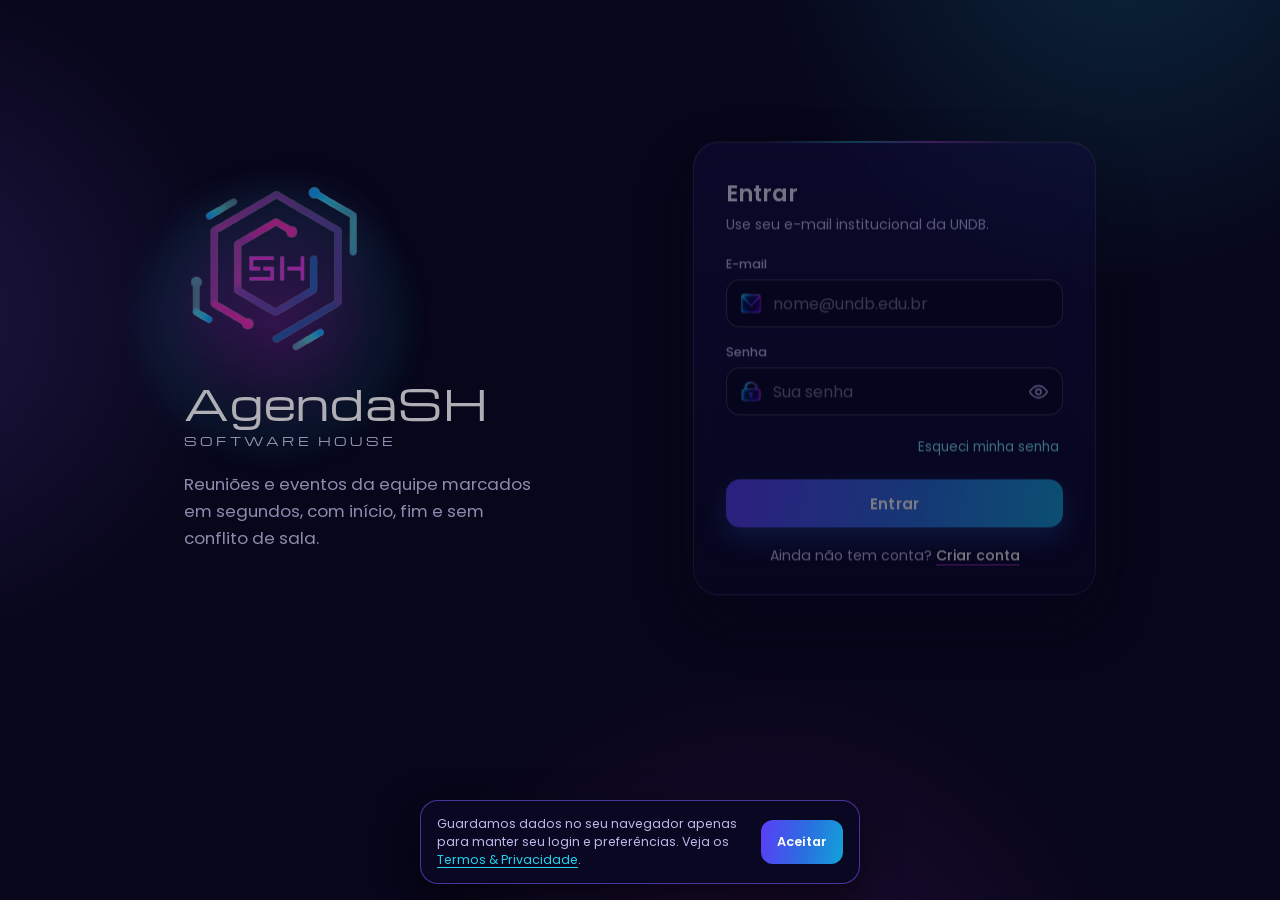
<file: frontend/reunioes.html>
<!DOCTYPE html>
<html lang="pt-br">
<head>
    <meta charset="UTF-8">
    <meta name="viewport" content="width=device-width, initial-scale=1.0, viewport-fit=cover">
    <!-- Segurança: só carrega código deste site e só conversa com a API. Ao publicar, ajuste o connect-src (ver frontend/README.md). -->
    <meta http-equiv="Content-Security-Policy" content="default-src 'self'; script-src 'self'; style-src 'self'; img-src 'self' data:; font-src 'self'; connect-src 'self' http://localhost:8000 http://127.0.0.1:8000; object-src 'none'; base-uri 'self'; form-action 'self'; manifest-src 'self'">
    <meta name="referrer" content="no-referrer">
    <title>Agenda · AgendaSH</title>
    <meta name="description" content="AgendaSH: agendamento interno de reuniões e eventos da Software House (UNDB).">
    <meta name="theme-color" content="#07061a">
    <link rel="icon" type="image/svg+xml" href="favicon.svg">
    <link rel="icon" type="image/png" sizes="64x64" href="img/favicon-badge.png">
    <link rel="apple-touch-icon" href="img/apple-touch-icon.png">
    <link rel="manifest" href="manifest.webmanifest">
    <link rel="stylesheet" href="style.css">
</head>
<body>
<main class="app escuro" id="conteudo" tabindex="-1">
    <header class="topo">
        <div class="topo-texto">
            <h1 class="titulo">Agenda</h1>
            <p class="sub">Tudo o que vem pela frente, separado por dia.</p>
        </div>
        <span id="avatar"></span>
    </header>

    <div class="estreita">
        <div class="barra-filtros">
            <div class="segmentos" role="tablist" aria-label="Filtrar agenda" id="filtros">
                <button type="button" role="tab" aria-selected="true" data-filtro="todos">Tudo</button>
                <button type="button" role="tab" aria-selected="false" data-filtro="reuniao"><i class="ponto p-reuniao"></i>Reuniões</button>
                <button type="button" role="tab" aria-selected="false" data-filtro="evento"><i class="ponto p-evento"></i>Eventos</button>
            </div>
            <a class="link-pilula" href="reunioesFixas.html" id="linkFixas">Reuniões fixas</a>
        </div>
        <div id="lista" role="tabpanel" aria-live="polite"><div class="esqueleto" aria-hidden="true"><div class="esq-linha"></div><div class="esq-linha"></div><div class="esq-linha"></div></div></div>
    </div>
</main>
<script src="src/core/api.js"></script>
<script src="src/shared/icones.js"></script>
<script src="src/shared/app.js"></script>
<script src="src/modules/reunioes/pages/agenda.js"></script>
<script src="src/shared/cookies.js"></script>
<script src="src/shared/efeitos.js" defer></script>
</body>
</html>
</file>
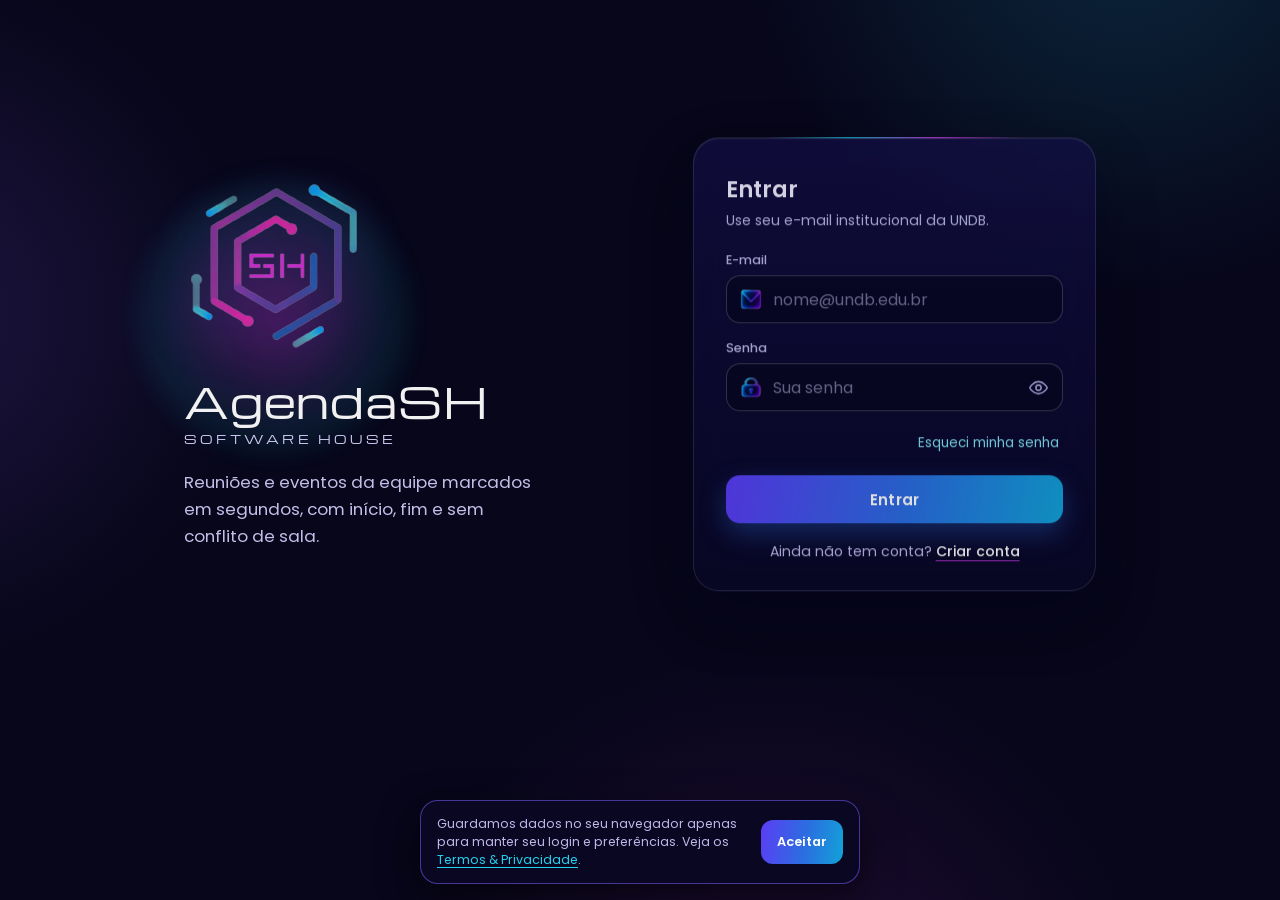
<file: frontend/reunioesFixas.html>
<!DOCTYPE html>
<html lang="pt-br">
<head>
    <meta charset="UTF-8">
    <meta name="viewport" content="width=device-width, initial-scale=1.0, viewport-fit=cover">
    <!-- Segurança: só carrega código deste site e só conversa com a API. Ao publicar, ajuste o connect-src (ver frontend/README.md). -->
    <meta http-equiv="Content-Security-Policy" content="default-src 'self'; script-src 'self'; style-src 'self'; img-src 'self' data:; font-src 'self'; connect-src 'self' http://localhost:8000 http://127.0.0.1:8000; object-src 'none'; base-uri 'self'; form-action 'self'; manifest-src 'self'">
    <meta name="referrer" content="no-referrer">
    <title>Reuniões fixas · AgendaSH</title>
    <meta name="description" content="AgendaSH: agendamento interno de reuniões e eventos da Software House (UNDB).">
    <meta name="theme-color" content="#07061a">
    <link rel="icon" type="image/svg+xml" href="favicon.svg">
    <link rel="icon" type="image/png" sizes="64x64" href="img/favicon-badge.png">
    <link rel="apple-touch-icon" href="img/apple-touch-icon.png">
    <link rel="manifest" href="manifest.webmanifest">
    <link rel="stylesheet" href="style.css">
</head>
<body>
<main class="app escuro" id="conteudo" tabindex="-1">
    <header class="topo">
        <div class="topo-texto">
            <h1 class="titulo">Reuniões fixas</h1>
            <p class="sub">Reuniões que se repetem toda semana no mesmo dia e horário. Elas entram no calendário das próximas semanas e se renovam sozinhas.</p>
        </div>
        <span id="avatar"></span>
    </header>

    <div class="grade-fixas">
        <section class="painel form-painel" aria-labelledby="tNovaFixa">
            <h2 class="painel-titulo" id="tNovaFixa">Nova reunião fixa</h2>
            <form class="form-agenda" id="formFixa" novalidate>
                <div class="campo">
                    <label for="titulo">Nome</label>
                    <input type="text" id="titulo" placeholder="Ex.: Daily da equipe" maxlength="200" required autocomplete="off">
                </div>
                <div class="campo">
                    <label for="dia">Dia da semana</label>
                    <select id="dia"></select>
                </div>
                <div class="linha-2">
                    <div class="campo"><label for="horaIni">Início</label><input type="time" id="horaIni" value="09:00" step="300" required></div>
                    <div class="campo"><label for="horaFim">Fim</label><input type="time" id="horaFim" value="10:00" step="300" required></div>
                </div>
                <div class="linha-2">
                    <div class="campo"><label for="dataIni">A partir de</label><input type="date" id="dataIni" required></div>
                    <div class="campo"><label for="dataFim">Até <span class="opcional">(opcional)</span></label><input type="date" id="dataFim"></div>
                </div>
                <fieldset class="espaco-topo">
                    <legend>Onde?</legend>
                    <div class="segmentos" id="segModo"></div>
                </fieldset>
                <div class="campo">
                    <label for="local" id="rotuloLocal">Link da reunião</label>
                    <input type="text" id="local" list="locais" maxlength="300" required autocomplete="off" aria-describedby="dicaLocal">
                    <datalist id="locais"></datalist>
                    <p class="dica" id="dicaLocal"></p>
                </div>
                <p class="dica" id="resumoFixa" aria-live="polite"></p>
                <p class="msg" id="msgErro" role="alert"></p>
                <div class="form-acoes"><button class="btn-pri" type="submit" id="btnSalvar">Criar reunião fixa</button></div>
            </form>
        </section>
        <section class="coluna" aria-labelledby="tMinhas">
            <div class="secao"><div><h2 id="tMinhas">Minhas reuniões fixas</h2><p>Cancelar uma série apaga as próximas reuniões dela.</p></div><a href="reunioes.html">Voltar à agenda</a></div>
            <div id="lista" class="lista"><div class="esqueleto" aria-hidden="true"><div class="esq-linha"></div><div class="esq-linha"></div></div></div>
        </section>
    </div>
</main>
<script src="src/core/api.js"></script>
<script src="src/shared/icones.js"></script>
<script src="src/shared/app.js"></script>
<script src="src/modules/reunioes/pages/fixas.js"></script>
<script src="src/shared/cookies.js"></script>
<script src="src/shared/efeitos.js" defer></script>
</body>
</html>
</file>
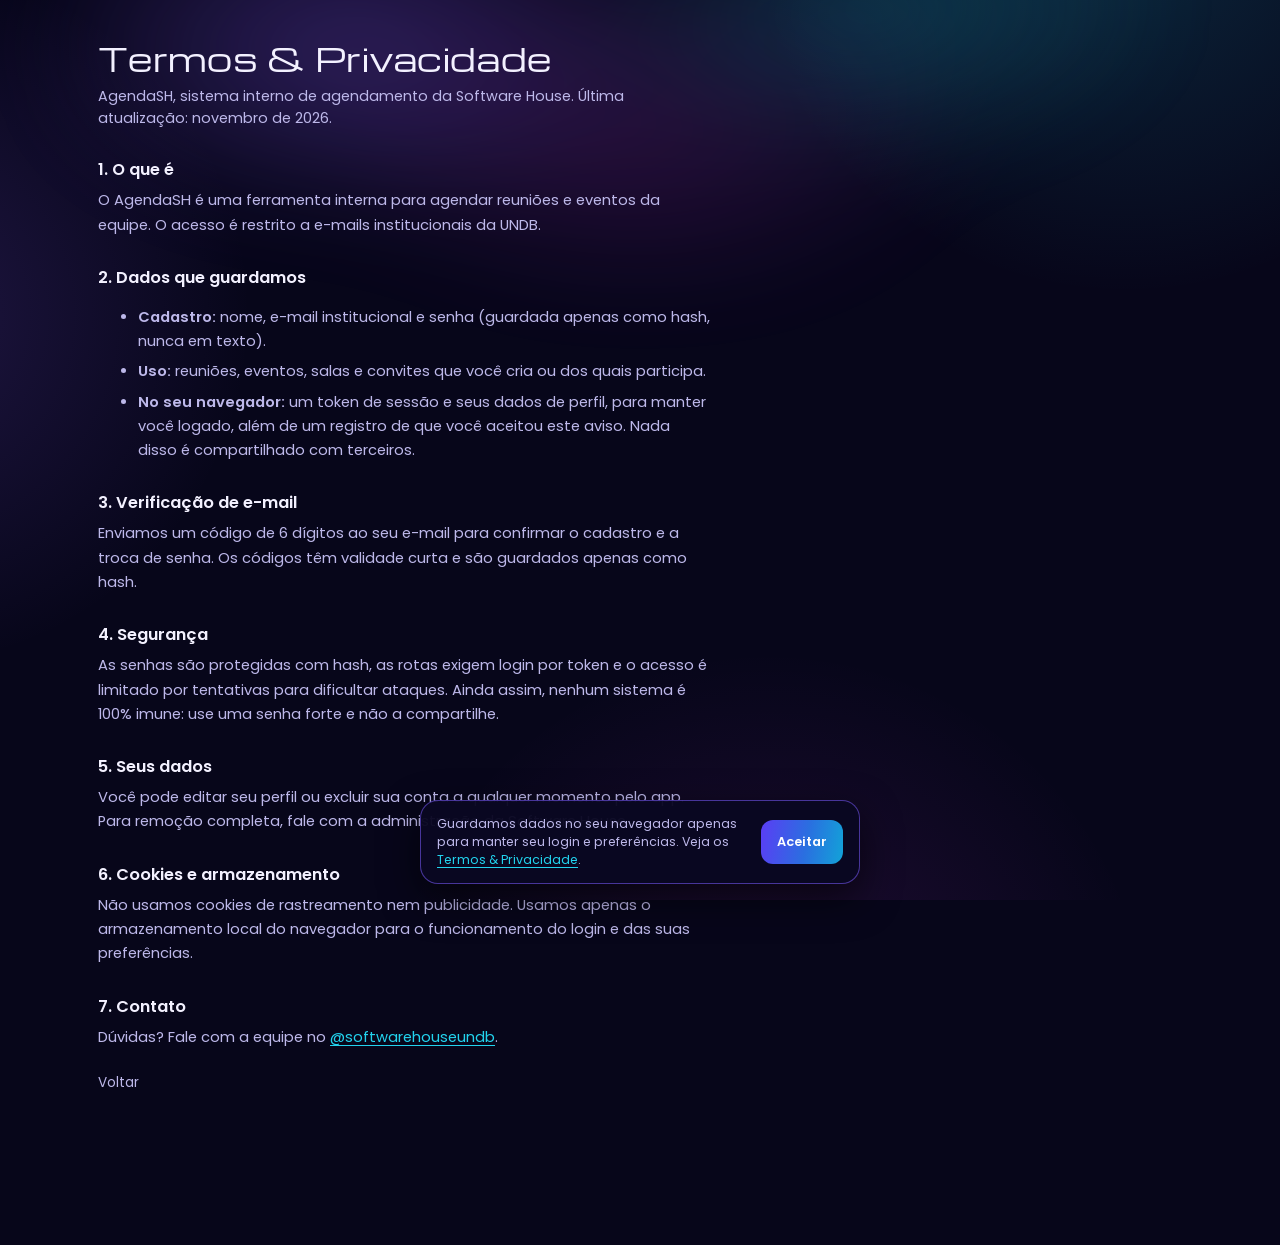
<file: frontend/termos.html>
<!DOCTYPE html>
<html lang="pt-br">
<head>
    <meta charset="UTF-8">
    <meta name="viewport" content="width=device-width, initial-scale=1.0, viewport-fit=cover">
    <!-- Segurança: só carrega código deste site e só conversa com a API. Ao publicar, ajuste o connect-src (ver frontend/README.md). -->
    <meta http-equiv="Content-Security-Policy" content="default-src 'self'; script-src 'self'; style-src 'self'; img-src 'self' data:; font-src 'self'; connect-src 'self' http://localhost:8000 http://127.0.0.1:8000; object-src 'none'; base-uri 'self'; form-action 'self'; manifest-src 'self'">
    <meta name="referrer" content="no-referrer">
    <title>Termos & Privacidade · AgendaSH</title>
    <meta name="description" content="Termos de uso e privacidade do AgendaSH.">
    <meta name="theme-color" content="#07061a">
    <link rel="icon" type="image/svg+xml" href="favicon.svg">
    <link rel="icon" type="image/png" sizes="64x64" href="img/favicon-badge.png">
    <link rel="apple-touch-icon" href="img/apple-touch-icon.png">
    <link rel="manifest" href="manifest.webmanifest">
    <link rel="stylesheet" href="style.css">
</head>
<body>
<main class="app escuro" id="conteudo">
    <header class="topo"><div class="topo-texto"><h1 class="titulo">Termos &amp; Privacidade</h1>
        <p class="sub">AgendaSH, sistema interno de agendamento da Software House. Última atualização: novembro de 2026.</p></div></header>
    <section class="legal">
        <h2>1. O que é</h2>
        <p>O AgendaSH é uma ferramenta interna para agendar reuniões e eventos da equipe. O acesso é
        restrito a e-mails institucionais da UNDB.</p>

        <h2>2. Dados que guardamos</h2>
        <ul>
            <li><b>Cadastro:</b> nome, e-mail institucional e senha (guardada apenas como hash, nunca em texto).</li>
            <li><b>Uso:</b> reuniões, eventos, salas e convites que você cria ou dos quais participa.</li>
            <li><b>No seu navegador:</b> um token de sessão e seus dados de perfil, para manter você logado,
            além de um registro de que você aceitou este aviso. Nada disso é compartilhado com terceiros.</li>
        </ul>

        <h2>3. Verificação de e-mail</h2>
        <p>Enviamos um código de 6 dígitos ao seu e-mail para confirmar o cadastro e a troca de senha.
        Os códigos têm validade curta e são guardados apenas como hash.</p>

        <h2>4. Segurança</h2>
        <p>As senhas são protegidas com hash, as rotas exigem login por token e o acesso é limitado por
        tentativas para dificultar ataques. Ainda assim, nenhum sistema é 100% imune: use uma senha forte
        e não a compartilhe.</p>

        <h2>5. Seus dados</h2>
        <p>Você pode editar seu perfil ou excluir sua conta a qualquer momento pelo app. Para remoção
        completa, fale com a administração da Software House.</p>

        <h2>6. Cookies e armazenamento</h2>
        <p>Não usamos cookies de rastreamento nem publicidade. Usamos apenas o armazenamento local do
        navegador para o funcionamento do login e das suas preferências.</p>

        <h2>7. Contato</h2>
        <p>Dúvidas? Fale com a equipe no <a href="https://instagram.com/softwarehouseundb" target="_blank" rel="noopener noreferrer">@softwarehouseundb</a>.</p>
    </section>
    <a class="link link-esq" href="welcome.html" id="voltar">Voltar</a>
</main>
<script src="src/core/api.js"></script>
<script src="src/modules/auth/pages/termos.js"></script>
<script src="src/shared/cookies.js"></script>
</body>
</html>
</file>
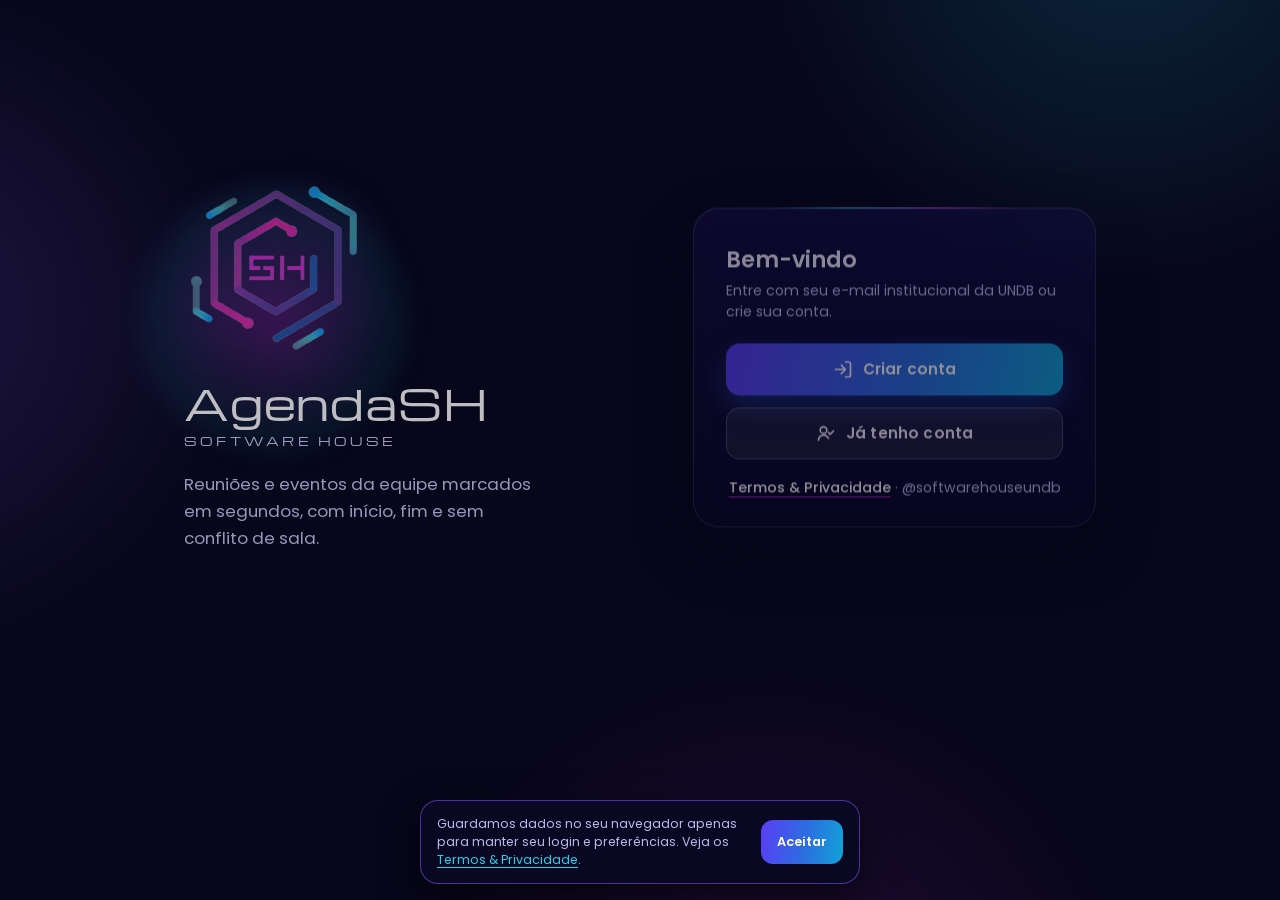
<file: frontend/welcome.html>
<!DOCTYPE html>
<html lang="pt-br">
<head>
    <meta charset="UTF-8">
    <meta name="viewport" content="width=device-width, initial-scale=1.0, viewport-fit=cover">
    <!-- Segurança: só carrega código deste site e só conversa com a API. Ao publicar, ajuste o connect-src (ver frontend/README.md). -->
    <meta http-equiv="Content-Security-Policy" content="default-src 'self'; script-src 'self'; style-src 'self'; img-src 'self' data:; font-src 'self'; connect-src 'self' http://localhost:8000 http://127.0.0.1:8000; object-src 'none'; base-uri 'self'; form-action 'self'; manifest-src 'self'">
    <meta name="referrer" content="no-referrer">
    <title>Bem-vindo · AgendaSH</title>
    <meta name="description" content="AgendaSH: agendamento interno de reuniões e eventos da Software House (UNDB).">
    <meta name="theme-color" content="#07061a">
    <link rel="icon" type="image/svg+xml" href="favicon.svg">
    <link rel="icon" type="image/png" sizes="64x64" href="img/favicon-badge.png">
    <link rel="apple-touch-icon" href="img/apple-touch-icon.png">
    <link rel="manifest" href="manifest.webmanifest">
    <link rel="stylesheet" href="style.css">
</head>
<body>
<main class="app auth boas-vindas-tela" id="conteudo">
    <section class="auth-marca">
        <img class="auth-logo" src="img/logo-sh.webp" alt="Software House UNDB" width="320" height="314" fetchpriority="high">
        <h1 class="auth-nome">AgendaSH</h1>
        <p class="auth-casa">Software House</p>
        <p class="auth-frase">Reuniões e eventos da equipe marcados em segundos, com início, fim e sem conflito de sala.</p>
    </section>
    <section class="auth-cartao" aria-labelledby="tituloBv">
        <h2 id="tituloBv" class="auth-titulo">Bem-vindo</h2>
        <p class="auth-sub">Entre com seu e-mail institucional da UNDB ou crie sua conta.</p>
        <div class="auth-acoes">
            <a class="btn-pri" href="cadastro.html"><svg viewBox="0 0 24 24" fill="none" stroke="currentColor" stroke-width="2" stroke-linecap="round" stroke-linejoin="round" aria-hidden="true"><path d="M15 3h4a2 2 0 0 1 2 2v14a2 2 0 0 1-2 2h-4M10 17l5-5-5-5M15 12H3"/></svg>Criar conta</a>
            <a class="btn-sec" href="login.html"><svg viewBox="0 0 24 24" fill="none" stroke="currentColor" stroke-width="2" stroke-linecap="round" stroke-linejoin="round" aria-hidden="true"><circle cx="9" cy="8" r="4"/><path d="M3 20c0-3.3 2.7-6 6-6s5 2 6 4"/><path d="M15 11l2 2 4-4"/></svg>Já tenho conta</a>
        </div>
        <p class="auth-rodape"><a href="termos.html">Termos &amp; Privacidade</a> · @softwarehouseundb</p>
    </section>
</main>
<script src="src/core/api.js"></script>
<script src="src/modules/auth/pages/welcome.js"></script>
<script src="src/shared/cookies.js"></script>
<script src="src/shared/efeitos.js" defer></script>
</body>
</html>
</file>
<file: frontend/style.css>
/* ====================================================================
   AgendaSH · Software House UNDB · design system
   Mundo visual: noite com aurora (violeta → ciano → magenta), Michroma nos títulos,
   Poppins no texto, Oswald nos horários. Assinaturas: a barra de navegação com os
   símbolos de controle (△ □ × ○) e a "régua do dia" que mostra início e fim.
   Mobile first: celular (base) → tablet (≥ 768px) → PC com barra lateral (≥ 1024px).
   Documentação: docs/FRONTEND_DESIGN.md
   ==================================================================== */

/* -------- Fontes locais (sem Google Fonts: nada sai do domínio) -------- */
@font-face { font-family: 'Michroma'; font-style: normal; font-weight: 400; font-display: swap; src: url('fonts/michroma-400.woff2') format('woff2'); }
@font-face { font-family: 'Poppins'; font-style: normal; font-weight: 300; font-display: swap; src: url('fonts/poppins-300.woff2') format('woff2'); }
@font-face { font-family: 'Poppins'; font-style: normal; font-weight: 400; font-display: swap; src: url('fonts/poppins-400.woff2') format('woff2'); }
@font-face { font-family: 'Poppins'; font-style: normal; font-weight: 500; font-display: swap; src: url('fonts/poppins-500.woff2') format('woff2'); }
@font-face { font-family: 'Poppins'; font-style: normal; font-weight: 600; font-display: swap; src: url('fonts/poppins-600.woff2') format('woff2'); }
@font-face { font-family: 'Oswald'; font-style: normal; font-weight: 500; font-display: swap; src: url('fonts/oswald-500.woff2') format('woff2'); }
@font-face { font-family: 'Oswald'; font-style: normal; font-weight: 600; font-display: swap; src: url('fonts/oswald-600.woff2') format('woff2'); }

/* -------- Tokens -------- */
:root {
    color-scheme: dark;

    /* marca */
    --ciano: #22d3ee;
    --roxo: #8b5cf6;
    --rosa: #e040fb;
    --indigo: #1f1a9a;

    /* superfícies (tons da noite, nunca preto puro) */
    --fundo: #07061a;
    --superficie: rgba(255, 255, 255, .045);
    --superficie-2: rgba(255, 255, 255, .075);
    --superficie-solida: #121036;
    --linha: rgba(255, 255, 255, .10);
    --linha-forte: rgba(255, 255, 255, .2);

    /* texto */
    --texto: #f3f1ff;
    --suave: #bdb8ea;    /* secundário: ~10:1 sobre o fundo */
    --suave-2: #9d97d4;  /* terciário: ~6:1 sobre o fundo */

    /* semântica */
    --reuniao: #b49cff;
    --evento: #22d3ee;
    --perigo: #ff8fa3;
    --perigo-fundo: rgba(255, 99, 132, .12);
    --ok: #6ee7a8;
    --foco: 0 0 0 3px rgba(34, 211, 238, .55);

    --grad: linear-gradient(90deg, #a78bfa, #22d3ee);
    --grad-borda: linear-gradient(135deg, #22d3ee, #8b5cf6 48%, #e040fb);
    --grad-cheio: linear-gradient(100deg, #5b3df5, #2a6fe0 55%, #12a3d8);

    /* escala de espaço 4pt */
    --e1: 4px; --e2: 8px; --e3: 12px; --e4: 16px; --e5: 24px; --e6: 32px; --e7: 48px;
    /* raios */
    --r-sm: 10px; --r-md: 14px; --r-lg: 20px; --r-xl: 26px;
    /* movimento */
    --ease: cubic-bezier(0.16, 1, 0.3, 1);
    --rapido: 160ms;
    --medio: 260ms;
    /* camadas */
    --z-nav: 40; --z-aviso: 60;

    --lateral: 240px;   /* largura da barra lateral no PC */
    --app-w: 460px;     /* telas de entrada (frame de app) */
}

* { box-sizing: border-box; }
html { -webkit-text-size-adjust: 100%; scroll-padding-top: 16px; }
html, body { margin: 0; min-height: 100%; }

body {
    font-family: 'Poppins', system-ui, sans-serif;
    color: var(--texto);
    background: var(--fundo);
    min-height: 100dvh;
    overflow-x: hidden;
    -webkit-font-smoothing: antialiased;
    -moz-osx-font-smoothing: grayscale;
    touch-action: manipulation;
}

/* Fundo ambiente (fixo, atrás de tudo) */
body::before {
    content: "";
    position: fixed;
    inset: 0;
    z-index: -1;
    pointer-events: none;
    background:
        radial-gradient(50vmax 50vmax at 88% -10%, rgba(34, 211, 238, .16), transparent 60%),
        radial-gradient(46vmax 46vmax at -8% 35%, rgba(139, 92, 246, .18), transparent 60%),
        radial-gradient(50vmax 50vmax at 60% 115%, rgba(224, 64, 251, .12), transparent 60%),
        var(--fundo);
}

::selection { background: rgba(34, 211, 238, .35); color: #fff; }
* { scrollbar-width: thin; scrollbar-color: #5b4bd6 transparent; }
:focus-visible { outline: none; box-shadow: var(--foco); border-radius: 8px; }
a { color: inherit; text-underline-offset: 3px; }
input, select, textarea, button { font: inherit; color: inherit; }
input, textarea { caret-color: var(--ciano); }
[hidden] { display: none !important; }

.sr { position: absolute; width: 1px; height: 1px; overflow: hidden; clip: rect(0 0 0 0); white-space: nowrap; }
.pular {
    position: fixed; left: 12px; top: -60px; z-index: 100; padding: 10px 16px; border-radius: var(--r-sm);
    background: #fff; color: #0b0a2a; font-weight: 600; text-decoration: none; transition: top var(--rapido) var(--ease);
}
.pular:focus { top: 12px; }

.ic { width: 18px; height: 18px; flex: none; }

/* ====================================================================
   Estrutura das telas
   ==================================================================== */
.app {
    position: relative;
    width: 100%;
    max-width: var(--app-w);
    margin: 0 auto;
    min-height: 100dvh;
    padding: clamp(24px, 6vw, 34px) clamp(18px, 5vw, 30px) 128px;
}

/* telas de entrada (welcome / 404): o "app" com bolhas de cor do protótipo */
.app.vitrine {
    overflow: hidden;
    background:
        radial-gradient(circle at 92% 3%, rgba(34, 211, 238, .55) 0 68px, transparent 70px),
        radial-gradient(circle at 106% 97%, rgba(224, 64, 251, .6) 0 120px, transparent 122px),
        radial-gradient(circle at -8% 60%, rgba(139, 92, 246, .62) 0 60px, transparent 62px),
        linear-gradient(160deg, #15124f 0%, #1f1a9a 55%, #2b24c4 100%);
}

/* telas internas: fluidas, crescem até 1180px */
.app.escuro {
    max-width: 1180px;
    padding: clamp(20px, 5vw, 36px) clamp(16px, 4.5vw, 40px) calc(112px + env(safe-area-inset-bottom));
    isolation: isolate;
}
.app.escuro::before { /* aurora no topo da página */
    content: "";
    position: absolute;
    top: -120px; left: 0; right: 0; height: 420px;
    z-index: -1;
    pointer-events: none;
    background:
        radial-gradient(40% 60% at 25% 40%, rgba(139, 92, 246, .45), transparent 70%),
        radial-gradient(38% 55% at 70% 30%, rgba(34, 211, 238, .30), transparent 70%),
        radial-gradient(40% 60% at 50% 60%, rgba(224, 64, 251, .22), transparent 72%);
    filter: blur(48px);
    opacity: .7;
    animation: aurora 18s var(--ease) infinite alternate;
}
@keyframes aurora { to { transform: translate3d(0, 18px, 0) scale(1.06); } }

/* cabeçalho das telas internas */
.topo { display: flex; align-items: center; justify-content: space-between; gap: var(--e4); margin-bottom: var(--e5); }
.topo-texto { min-width: 0; }
.titulo { font: 400 clamp(1.45rem, 5.6vw, 2rem) 'Michroma', sans-serif; margin: 0; line-height: 1.15; letter-spacing: .01em; }
.ola { font: 400 clamp(1.5rem, 6.4vw, 2.2rem) 'Michroma', sans-serif; margin: 0; line-height: 1.15; overflow-wrap: anywhere; }
.ola b { font-weight: 400; color: var(--ciano); }
.sub { font-size: .9rem; color: var(--suave); margin: var(--e2) 0 0; line-height: 1.55; max-width: 60ch; }

.avatar {
    flex: none; width: 52px; height: 52px; border-radius: 50%; display: grid; place-items: center; position: relative;
    font: 400 1.2rem 'Michroma', sans-serif; color: #fff; text-decoration: none;
    background: linear-gradient(135deg, #8b5cf6, #22d3ee);
    box-shadow: 0 0 0 3px rgba(185, 166, 255, .35), 0 8px 22px rgba(80, 60, 200, .45);
    transition: transform var(--rapido) var(--ease);
}
.avatar:hover { transform: translateY(-1px); }
.avatar:focus-visible { border-radius: 50%; }
.avatar.grande { width: clamp(96px, 26vw, 116px); height: clamp(96px, 26vw, 116px); font-size: 2.3rem; margin: 0 auto; }

/* cabeçalho de seção */
.secao { display: flex; align-items: baseline; justify-content: space-between; gap: var(--e3); margin: var(--e6) 0 var(--e4); }
.secao h2 { margin: 0; font: 600 1.02rem 'Poppins', sans-serif; letter-spacing: .01em; }
.secao p { margin: 2px 0 0; font-size: .82rem; color: var(--suave); }
.secao a { font-size: .85rem; color: var(--ciano); text-decoration: none; white-space: nowrap; min-height: 44px; display: inline-flex; align-items: center; }
.secao a:hover { text-decoration: underline; }

/* painel: superfície neutra */
.painel {
    position: relative;
    background: var(--superficie);
    border: 1px solid var(--linha);
    border-radius: var(--r-lg);
    padding: var(--e5) var(--e4);
    backdrop-filter: blur(10px);
    -webkit-backdrop-filter: blur(10px);
    min-width: 0;
}
.painel-titulo { margin: 0 0 var(--e4); font: 600 1rem 'Poppins', sans-serif; display: flex; align-items: center; gap: var(--e2); }
.painel-titulo .ic { color: var(--ciano); }
.painel-sub { margin: calc(var(--e3) * -1) 0 var(--e4); font-size: .84rem; color: var(--suave); line-height: 1.5; }

/* ====================================================================
   Botões
   ==================================================================== */
.btn, .btn-pri, .btn-sec {
    display: inline-flex; align-items: center; justify-content: center; gap: 10px;
    min-height: 48px; padding: 0 22px; border-radius: var(--r-md); cursor: pointer; text-decoration: none;
    font: 600 .95rem 'Poppins', sans-serif; letter-spacing: .01em; white-space: nowrap;
    transition: transform var(--rapido) var(--ease), box-shadow var(--medio) var(--ease), background var(--medio) var(--ease), border-color var(--medio) var(--ease);
    -webkit-tap-highlight-color: transparent;
}
.btn:active, .btn-pri:active, .btn-sec:active { transform: scale(.98); }
.btn-pri { color: #fff; border: 0; background: var(--grad-cheio); box-shadow: 0 10px 26px rgba(42, 111, 224, .38); }
.btn-pri:hover { box-shadow: 0 12px 32px rgba(34, 211, 238, .42); }
.btn-pri.perigo { background: linear-gradient(100deg, #be185d, #e11d48); box-shadow: 0 10px 24px rgba(225, 29, 72, .35); }
.btn-sec { color: var(--texto); background: var(--superficie-2); border: 1px solid var(--linha-forte); }
.btn-sec:hover { background: rgba(255, 255, 255, .11); border-color: rgba(255, 255, 255, .3); }
.btn-pri:disabled, .btn-sec:disabled, .btn:disabled { opacity: .5; cursor: not-allowed; transform: none; box-shadow: none; }
[aria-busy="true"] { cursor: progress; }
.bloco { width: 100%; }
.carregando::before {
    content: ""; width: 16px; height: 16px; border-radius: 50%; flex: none;
    border: 2px solid rgba(255, 255, 255, .35); border-top-color: #fff; animation: gira .7s linear infinite;
}
@keyframes gira { to { transform: rotate(360deg); } }

/* botão das telas de entrada (contorno branco do protótipo) */
.btn {
    width: 100%; min-height: 54px; margin-top: 10px;
    font: 400 .8rem 'Michroma', sans-serif; letter-spacing: .14em; text-transform: uppercase;
    color: #fff; background: rgba(255, 255, 255, .04); border: 1.5px solid rgba(255, 255, 255, .8);
}
.btn svg { width: 22px; height: 22px; flex: none; }
.btn:hover { box-shadow: 0 0 20px rgba(34, 211, 238, .25); }
.btn.cheio { background: var(--grad-cheio); border-color: transparent; box-shadow: 0 10px 28px rgba(23, 150, 214, .4); }
.btn.rosa { border-color: #f4b6d8; color: #ece6ff; background: rgba(224, 64, 251, .06); }

.icone-btn {
    width: 44px; height: 44px; display: inline-grid; place-items: center; flex: none;
    border-radius: 12px; border: 1px solid transparent; background: transparent; color: var(--suave); cursor: pointer;
    transition: background var(--rapido), color var(--rapido), border-color var(--rapido);
}
.icone-btn .ic { width: 20px; height: 20px; }
.icone-btn:hover { background: var(--superficie-2); color: #fff; border-color: var(--linha); }
.icone-btn.perigo:hover { background: var(--perigo-fundo); color: var(--perigo); }

.link { display: block; text-align: center; color: var(--suave); font-size: .85rem; margin-top: var(--e3); padding: 12px 0; text-decoration: none; }
.link:hover { color: #fff; text-decoration: underline; }

/* ====================================================================
   Campos
   ==================================================================== */
.campo { display: flex; flex-direction: column; gap: 6px; margin-bottom: var(--e4); min-width: 0; }
.campo > label, .rotulo { font-size: .8rem; font-weight: 500; color: var(--suave); }
.opcional { font-weight: 400; color: var(--suave-2); }
.campo input, .campo select, .campo textarea {
    width: 100%; min-height: 48px; border: 1px solid var(--linha-forte); border-radius: var(--r-md); padding: 0 14px;
    background: rgba(5, 4, 24, .55); color: #fff; font-size: 16px; outline: none;
    transition: border-color var(--rapido) var(--ease), box-shadow var(--rapido) var(--ease), background var(--rapido);
}
.campo textarea { padding: 12px 14px; min-height: 84px; resize: vertical; line-height: 1.5; }
.campo select option { background: var(--superficie-solida); color: #fff; }
.campo input::placeholder, .campo textarea::placeholder { color: rgba(220, 215, 255, .5); }
.campo input:hover, .campo select:hover, .campo textarea:hover { border-color: rgba(255, 255, 255, .32); }
.campo input:focus, .campo select:focus, .campo textarea:focus { border-color: var(--ciano); box-shadow: 0 0 0 3px rgba(34, 211, 238, .25); background: rgba(5, 4, 24, .75); }
.campo [aria-invalid="true"] { border-color: var(--perigo); }
.campo input[type=time], .campo input[type=date] { font-family: 'Oswald', sans-serif; font-weight: 500; letter-spacing: .03em; font-size: 1.08rem; color-scheme: dark; }
.dica { margin: 2px 2px 0; font-size: .78rem; color: var(--suave-2); line-height: 1.45; }
.erro-campo { margin: 2px 2px 0; font-size: .8rem; color: var(--perigo); line-height: 1.4; }
.erro-campo:empty { display: none; }

.msg { margin: var(--e3) 2px 0; font-size: .86rem; color: var(--perigo); line-height: 1.45; }
.msg:empty { display: none; }
.msg.ok { color: var(--ok); }

/* grupo de opções (Reunião/Evento, Online/Presencial) */
.segmentos { display: flex; gap: 4px; padding: 4px; border-radius: var(--r-md); background: rgba(5, 4, 24, .55); border: 1px solid var(--linha); }
.segmentos label { flex: 1; position: relative; }
.segmentos input { position: absolute; inset: 0; width: 100%; height: 100%; opacity: 0; margin: 0; cursor: pointer; }
.segmentos span, .segmentos button {
    display: flex; align-items: center; justify-content: center; gap: 6px; min-height: 40px; padding: 0 10px; border-radius: 10px;
    font-size: .88rem; font-weight: 500; color: var(--suave); transition: background var(--rapido), color var(--rapido);
}
.segmentos button { flex: 1; border: 0; background: none; cursor: pointer; }
.segmentos input:checked + span, .segmentos button[aria-selected="true"] { background: var(--superficie-2); color: #fff; box-shadow: inset 0 0 0 1px var(--linha-forte); }
.segmentos input:focus-visible + span { box-shadow: var(--foco); }
.segmentos .ic { width: 16px; height: 16px; }
.segmentos .ponto { opacity: .5; }
.segmentos input:checked + span .ponto, .segmentos [aria-selected="true"] .ponto { opacity: 1; }

.chips { display: flex; flex-wrap: wrap; gap: var(--e2); }
.chip {
    min-height: 36px; padding: 0 14px; border-radius: 999px; border: 1px solid var(--linha-forte); background: transparent;
    color: var(--suave); font-size: .82rem; font-weight: 500; cursor: pointer; font-variant-numeric: tabular-nums;
    transition: background var(--rapido), color var(--rapido), border-color var(--rapido);
}
.chip:hover { color: #fff; border-color: rgba(255, 255, 255, .35); }
.chip[aria-pressed="true"] { color: #06202a; background: var(--ciano); border-color: var(--ciano); }

/* ====================================================================
   Cartão de compromisso (reunião / evento)
   ==================================================================== */
.lista { display: grid; gap: var(--e3); }
.ag {
    display: grid; grid-template-columns: 64px minmax(0, 1fr) auto; gap: var(--e4); align-items: start;
    padding: var(--e4); border-radius: var(--r-lg);
    background: var(--superficie); border: 1px solid var(--linha);
    transition: border-color var(--medio) var(--ease), background var(--medio) var(--ease);
}
.ag:hover { border-color: var(--linha-forte); background: rgba(255, 255, 255, .06); }
.ag-hora { display: flex; flex-direction: column; align-items: flex-start; padding-top: 2px; font-variant-numeric: tabular-nums; }
.ag-hora small { font-size: .7rem; color: var(--suave-2); margin-bottom: 4px; white-space: nowrap; }
.ag-hora b { font: 600 1.35rem/1 'Oswald', sans-serif; letter-spacing: .02em; }
.ag-hora span { font: 500 .9rem 'Oswald', sans-serif; color: var(--suave); margin-top: 4px; white-space: nowrap; }
.ag-reuniao .ag-hora b { color: var(--reuniao); }
.ag-evento .ag-hora b { color: var(--evento); }
.ag-corpo { min-width: 0; }
.ag-tipo { margin: 0 0 4px; font-size: .74rem; font-weight: 500; color: var(--suave); display: flex; align-items: center; gap: 6px; }
.ponto { display: inline-block; width: 8px; height: 8px; border-radius: 50%; background: var(--suave-2); font-style: normal; flex: none; }
.ag-reuniao .ponto, .ponto.p-reuniao { background: var(--reuniao); }
.ag-evento .ponto, .ponto.p-evento { background: var(--evento); }
.vivo { font-style: normal; font-size: .68rem; font-weight: 600; color: #052e1c; background: var(--ok); padding: 1px 8px; border-radius: 999px; }
.ag h3 { margin: 0 0 6px; font: 600 1.02rem/1.35 'Poppins', sans-serif; overflow-wrap: anywhere; }
.ag-meta { margin: 4px 0 0; display: flex; align-items: center; gap: 8px; font-size: .86rem; color: #e3dfff; min-width: 0; }
.ag-meta .ic { width: 16px; height: 16px; color: var(--suave-2); }
.ag-meta.suave { color: var(--suave); font-size: .8rem; }
.ag-local { min-width: 0; overflow: hidden; text-overflow: ellipsis; white-space: nowrap; }
.ag-local a { color: var(--ciano); text-decoration: none; }
.ag-local a:hover { text-decoration: underline; }
.ag-desc { margin: 8px 0 0; font-size: .84rem; color: var(--suave); line-height: 1.5; overflow-wrap: anywhere; display: -webkit-box; -webkit-line-clamp: 3; line-clamp: 3; -webkit-box-orient: vertical; overflow: hidden; }
.ag-acoes { display: flex; gap: 2px; margin: -6px -6px 0 0; }
.ag.ao-vivo { border-color: rgba(110, 231, 168, .45); }

/* grupos por dia */
.dia-grupo + .dia-grupo { margin-top: var(--e5); }
.dia-grupo > h3 { margin: 0 0 var(--e3); font: 600 .86rem 'Poppins', sans-serif; color: var(--texto); display: flex; gap: var(--e2); align-items: baseline; }
.dia-grupo > h3 span { color: var(--suave-2); font-weight: 400; font-size: .8rem; }

/* destaque: próximo compromisso (único cartão com o anel de gradiente da marca) */
.destaque { position: relative; border-radius: var(--r-xl); padding: var(--e5); background: linear-gradient(140deg, rgba(43, 36, 196, .5), rgba(14, 11, 52, .85)); isolation: isolate; box-shadow: 0 18px 44px rgba(10, 8, 40, .55); }
.destaque::before {
    content: ""; position: absolute; inset: 0; border-radius: inherit; padding: 1.5px; pointer-events: none; z-index: -1;
    background: var(--grad-borda);
    -webkit-mask: linear-gradient(#000 0 0) content-box, linear-gradient(#000 0 0); -webkit-mask-composite: xor; mask-composite: exclude;
}
.destaque-rotulo { margin: 0 0 var(--e2); font-size: .8rem; color: var(--suave); display: flex; align-items: center; gap: 8px; }
.destaque-rotulo .ic { color: var(--ciano); }
.destaque h2 { margin: 0; font: 400 clamp(1.1rem, 4.4vw, 1.4rem)/1.35 'Michroma', sans-serif; overflow-wrap: anywhere; }
.destaque-hora { margin: var(--e3) 0 0; font: 500 clamp(1.6rem, 7vw, 2.2rem)/1 'Oswald', sans-serif; font-variant-numeric: tabular-nums; letter-spacing: .02em; }
.destaque-hora span { color: var(--suave); font-size: .55em; margin: 0 .3em; }
.destaque .ag-meta { margin-top: var(--e3); }
.destaque-conta { margin: var(--e4) 0 0; display: inline-flex; align-items: center; gap: 8px; padding: 6px 12px; border-radius: 999px; background: rgba(34, 211, 238, .12); color: #a5f3fc; font-size: .82rem; font-weight: 500; }
.destaque-conta.agora { background: rgba(110, 231, 168, .14); color: var(--ok); }
.destaque-conta .ic { width: 16px; height: 16px; }

/* ====================================================================
   Régua do dia
   ==================================================================== */
.regua { margin-top: var(--e2); }
.regua-faixa {
    position: relative; height: 44px; border-radius: 12px; overflow: hidden;
    background: rgba(5, 4, 24, .6);
    border: 1px solid var(--linha);
}
.regua-faixa.clicavel { cursor: crosshair; }
.regua-bloco { position: absolute; top: 6px; bottom: 6px; border-radius: 7px; }
.regua-bloco.b-reuniao { background: rgba(180, 156, 255, .6); }
.regua-bloco.b-evento { background: rgba(34, 211, 238, .55); }
.regua-bloco.ocupado { top: 0; bottom: 0; border-radius: 0; background: repeating-linear-gradient(135deg, rgba(255, 255, 255, .16) 0 5px, transparent 5px 10px); }
.regua-bloco.proposta { top: 2px; bottom: 2px; border: 2px solid #fff; background: rgba(255, 255, 255, .12); box-shadow: 0 6px 18px rgba(34, 211, 238, .35); transition: left var(--medio) var(--ease), width var(--medio) var(--ease); }
.regua-bloco.proposta.conflito { border-color: var(--perigo); background: rgba(255, 99, 132, .22); box-shadow: 0 6px 18px rgba(255, 99, 132, .35); }
.regua-agora { position: absolute; top: 0; bottom: 0; width: 2px; margin-left: -1px; background: var(--ok); box-shadow: 0 0 8px var(--ok); }
.regua-horas { position: relative; height: 18px; margin-top: 6px; font: 500 .72rem 'Oswald', sans-serif; color: var(--suave-2); font-variant-numeric: tabular-nums; }
.regua-horas span { position: absolute; transform: translateX(-50%); }
.regua-horas span:first-child { transform: none; }
.regua-horas span:last-child { transform: translateX(-100%); }
.legenda { display: flex; flex-wrap: wrap; gap: var(--e2) var(--e4); margin: var(--e3) 0 0; padding: 0; list-style: none; font-size: .76rem; color: var(--suave); }
.legenda li { display: inline-flex; align-items: center; gap: 6px; }
.legenda i { width: 14px; height: 10px; border-radius: 3px; display: inline-block; }
.legenda .l-reuniao { background: rgba(180, 156, 255, .8); }
.legenda .l-evento { background: rgba(34, 211, 238, .8); }
.legenda .l-ocupado { background: repeating-linear-gradient(135deg, rgba(255, 255, 255, .6) 0 2px, transparent 2px 4px); box-shadow: inset 0 0 0 1px var(--linha-forte); }
.legenda .l-proposta { box-shadow: inset 0 0 0 2px #fff; }

/* ====================================================================
   Calendário + formulário de agendamento
   ==================================================================== */
.cal-topo { display: flex; align-items: center; justify-content: space-between; gap: var(--e2); margin-bottom: var(--e3); }
.cal-topo h2 { margin: 0; font: 600 1.15rem 'Poppins', sans-serif; }
.cal-nav { display: flex; gap: 6px; }
.cal-nav button { min-width: 44px; height: 44px; border-radius: 12px; border: 1px solid var(--linha-forte); background: var(--superficie-2); color: #fff; cursor: pointer; display: grid; place-items: center; transition: background var(--rapido); }
.cal-nav button:hover { background: rgba(255, 255, 255, .14); }
.cal-nav .hoje-btn { padding: 0 14px; font-size: .84rem; font-weight: 500; }
.cal-grade { display: grid; grid-template-columns: repeat(7, minmax(0, 1fr)); gap: 4px; text-align: center; }
.cal-grade .dow { font: 600 .72rem 'Oswald', sans-serif; letter-spacing: .06em; text-transform: uppercase; padding: 4px 0 8px; color: var(--suave-2); }
.cal-grade .dia {
    height: clamp(42px, 11vw, 56px); width: 100%; display: grid; place-items: center;
    font: 500 1rem 'Oswald', sans-serif; font-variant-numeric: tabular-nums; border-radius: 12px; cursor: pointer; border: 0; background: none; color: #fff; position: relative;
    transition: background var(--rapido) var(--ease);
}
.cal-grade .dia:hover:not(:disabled) { background: rgba(255, 255, 255, .08); }
.cal-grade .dia:disabled { color: rgba(255, 255, 255, .28); cursor: not-allowed; }
.cal-grade .dia.hoje { box-shadow: inset 0 0 0 1.5px var(--ciano); }
.cal-grade .dia.sel { background: linear-gradient(135deg, #8b5cf6, #22d3ee); color: #fff; box-shadow: 0 6px 18px rgba(139, 92, 246, .5); }
.cal-grade .dia .marcas { position: absolute; left: 0; right: 0; bottom: 5px; display: flex; justify-content: center; gap: 3px; }
.cal-grade .dia .marcas i { width: 5px; height: 5px; border-radius: 50%; }
.cal-grade .dia .m-reuniao { background: var(--reuniao); }
.cal-grade .dia .m-evento { background: var(--evento); }
.cal-grade .dia.sel .marcas i { background: #fff; }

.form-agenda fieldset { border: 0; margin: 0 0 var(--e4); padding: 0; min-width: 0; }
.form-agenda legend { padding: 0; margin-bottom: 6px; font-size: .8rem; font-weight: 500; color: var(--suave); }
.linha-2 { display: grid; grid-template-columns: minmax(0, 1fr) minmax(0, 1fr); gap: var(--e3); }
.linha-2 .campo { margin-bottom: 0; }
.form-agenda .linha-2 { margin-bottom: var(--e3); }
.resumo-horario {
    display: flex; flex-wrap: wrap; align-items: center; gap: 6px 10px; margin: var(--e4) 0 0; padding: 12px 14px; border-radius: var(--r-md);
    background: rgba(34, 211, 238, .07); border: 1px solid rgba(34, 211, 238, .25); font-size: .88rem;
}
.resumo-horario b { font: 600 1.05rem 'Oswald', sans-serif; font-variant-numeric: tabular-nums; letter-spacing: .02em; }
.resumo-horario .ic { color: var(--ciano); }
.resumo-horario.conflito { background: var(--perigo-fundo); border-color: rgba(255, 143, 163, .45); }
.resumo-horario.conflito .ic { color: var(--perigo); }
.resumo-horario .aviso-conflito { flex-basis: 100%; color: var(--perigo); font-size: .84rem; }
.form-acoes { display: flex; gap: var(--e3); margin-top: var(--e5); }
.form-acoes .btn-pri { flex: 1; }
.modo-edicao { display: flex; align-items: center; justify-content: space-between; gap: var(--e3); margin: 0 0 var(--e4); padding: 8px 8px 8px 14px; border-radius: var(--r-md); background: rgba(252, 211, 77, .1); border: 1px solid rgba(252, 211, 77, .35); color: #fde68a; font-size: .86rem; }
.modo-edicao .btn-sec { min-height: 40px; padding: 0 12px; font-size: .82rem; }

/* ====================================================================
   Navegação: barra inferior no celular/tablet, barra lateral no PC
   ==================================================================== */
.nav {
    position: fixed; bottom: calc(12px + env(safe-area-inset-bottom)); left: 50%; transform: translateX(-50%);
    width: min(calc(100% - 24px), 440px); height: 66px; z-index: var(--z-nav);
    display: flex; align-items: center; justify-content: space-around; border-radius: 40px;
    background: rgba(16, 14, 52, .9); border: 1px solid rgba(122, 92, 255, .45);
    box-shadow: 0 12px 34px rgba(0, 0, 0, .5); backdrop-filter: blur(14px); -webkit-backdrop-filter: blur(14px);
}
.nav-marca { display: none; }
.nav-item {
    display: flex; flex-direction: column; align-items: center; justify-content: center; gap: 3px; min-width: 56px; min-height: 48px;
    color: var(--suave); text-decoration: none; font: 500 .66rem 'Poppins', sans-serif; -webkit-tap-highlight-color: transparent; border-radius: 14px;
}
.nav-item svg { width: 24px; height: 24px; transition: transform var(--rapido) var(--ease); }
.nav-item.ativo { color: #fff; }
.nav-item.ativo svg { filter: drop-shadow(0 0 6px rgba(140, 200, 255, .9)); }
.nav-item:active svg { transform: scale(.9); }
.mais {
    width: 62px; height: 62px; margin-top: -26px; border-radius: 50%; display: grid; place-items: center; text-decoration: none;
    background: radial-gradient(circle at 50% 35%, #2a2b9e, #0c0a3a); border: 2px solid #7a5cff; box-shadow: 0 0 22px rgba(139, 92, 246, .75); color: #fff;
    transition: transform var(--rapido) var(--ease);
}
.mais:active { transform: scale(.94); }
.mais svg { width: 32px; height: 32px; }
.mais span { display: none; }

/* ====================================================================
   Avisos (toast) e diálogo
   ==================================================================== */
.avisos { position: fixed; z-index: var(--z-aviso); left: 50%; transform: translateX(-50%); bottom: calc(92px + env(safe-area-inset-bottom)); display: grid; gap: var(--e2); width: min(calc(100% - 24px), 420px); pointer-events: none; }
.aviso {
    display: flex; align-items: flex-start; gap: 10px; padding: 12px 14px; border-radius: var(--r-md); pointer-events: auto;
    background: rgba(18, 16, 54, .97); border: 1px solid var(--linha-forte); box-shadow: 0 14px 34px rgba(0, 0, 0, .5);
    font-size: .88rem; line-height: 1.4; animation: aviso-entra var(--medio) var(--ease);
}
.aviso .ic { margin-top: 1px; }
.aviso-ok .ic { color: var(--ok); }
.aviso-erro { border-color: rgba(255, 143, 163, .5); }
.aviso-erro .ic { color: var(--perigo); }
.aviso.saindo { opacity: 0; transform: translateY(6px); transition: opacity .2s, transform .2s; }
@keyframes aviso-entra { from { opacity: 0; transform: translateY(10px); } }

.dlg {
    width: min(calc(100% - 32px), 420px); padding: 0; border: 1px solid var(--linha-forte); border-radius: var(--r-lg);
    background: var(--superficie-solida); color: var(--texto); box-shadow: 0 30px 80px rgba(0, 0, 0, .6);
}
.dlg[open] { animation: dlg-entra var(--medio) var(--ease); }
.dlg::backdrop { background: rgba(3, 2, 14, .65); }
@keyframes dlg-entra { from { opacity: 0; transform: translateY(8px) scale(.98); } }
.dlg form { padding: var(--e5); }
.dlg h2 { margin: 0 0 var(--e2); font: 600 1.12rem 'Poppins', sans-serif; }
.dlg p { margin: 0; color: var(--suave); font-size: .9rem; line-height: 1.55; overflow-wrap: anywhere; }
.dlg-acoes { display: flex; justify-content: flex-end; gap: var(--e3); margin-top: var(--e5); flex-wrap: wrap; }

/* ====================================================================
   Estados: vazio, erro, carregando
   ==================================================================== */
.vazio { text-align: center; padding: var(--e6) var(--e4); border: 1px dashed var(--linha-forte); border-radius: var(--r-lg); color: var(--suave); }
.vazio-ic { width: 34px; height: 34px; color: var(--suave-2); }
.vazio h3 { margin: var(--e2) 0 4px; font: 600 1rem 'Poppins', sans-serif; color: var(--texto); }
.vazio p { margin: 0 auto var(--e4); font-size: .88rem; max-width: 40ch; line-height: 1.5; }
.vazio p:last-child { margin-bottom: 0; }
.vazio.erro .vazio-ic { color: var(--perigo); }
.esqueleto { display: grid; gap: var(--e3); }
.esq-linha { height: 92px; border-radius: var(--r-lg); background: linear-gradient(90deg, rgba(255, 255, 255, .04), rgba(255, 255, 255, .08), rgba(255, 255, 255, .04)); background-size: 200% 100%; animation: brilho 1.3s linear infinite; }
@keyframes brilho { to { background-position: -200% 0; } }

/* ====================================================================
   Filtros
   ==================================================================== */
.barra-filtros { display: flex; flex-wrap: wrap; align-items: center; justify-content: space-between; gap: var(--e3); margin-bottom: var(--e5); }
.barra-filtros .segmentos { flex: 1 1 280px; max-width: 440px; }
.link-pilula { display: inline-flex; align-items: center; gap: 8px; min-height: 44px; padding: 0 16px; border-radius: 999px; border: 1px solid rgba(139, 92, 246, .6); background: rgba(139, 92, 246, .14); color: #fff; font-size: .86rem; font-weight: 500; text-decoration: none; transition: background var(--rapido); }
.link-pilula:hover { background: rgba(139, 92, 246, .28); }

/* ====================================================================
   Perfil
   ==================================================================== */
.perfil-cabeca { text-align: center; margin-bottom: var(--e5); }
.nome-grande { font: 400 clamp(1.4rem, 6vw, 1.9rem) 'Michroma', sans-serif; margin: var(--e4) 0 4px; overflow-wrap: anywhere; }
.nome-completo { font-size: .9rem; color: var(--suave); margin: 0; overflow-wrap: anywhere; }
.selo { display: inline-block; padding: 2px 10px; border-radius: 999px; background: rgba(34, 211, 238, .16); color: #a5f3fc; font: 600 .68rem 'Poppins', sans-serif; letter-spacing: .04em; vertical-align: middle; }
.dados { margin: 0; display: grid; }
.dados > div { display: flex; align-items: center; gap: var(--e3); padding: 12px 0; border-bottom: 1px solid var(--linha); min-width: 0; }
.dados > div:last-child { border-bottom: 0; }
.dados .ic { color: var(--suave-2); width: 20px; height: 20px; }
.dados dt { font-size: .74rem; color: var(--suave-2); }
.dados dd { margin: 2px 0 0; font-size: .95rem; overflow-wrap: anywhere; }
.acoes-lista { display: grid; }
.acao {
    display: flex; align-items: center; gap: var(--e3); width: 100%; min-height: 56px; padding: 0 4px; border: 0; border-bottom: 1px solid var(--linha);
    background: none; color: #fff; text-decoration: none; text-align: left; font: 500 .95rem 'Poppins', sans-serif; cursor: pointer;
}
.acao:last-child { border-bottom: 0; }
.acao .ic { color: var(--suave); width: 20px; height: 20px; }
.acao .seta { margin-left: auto; color: var(--suave-2); }
.acao:hover .seta { color: var(--ciano); }
.acao.perigo, .acao.perigo .ic { color: var(--perigo); }
.acao small { display: block; font-size: .76rem; color: var(--suave-2); font-weight: 400; }
.form-perfil { padding: var(--e4) 0 var(--e2); border-bottom: 1px solid var(--linha); }
.form-perfil .form-acoes { margin-top: var(--e2); }

/* ====================================================================
   Admin
   ==================================================================== */
.admin-cards { display: grid; grid-template-columns: repeat(2, minmax(0, 1fr)); gap: var(--e3); margin-bottom: var(--e5); }
.admin-card { padding: var(--e4); border-radius: var(--r-lg); background: var(--superficie); border: 1px solid var(--linha); }
.admin-card b { display: block; font: 600 2rem/1.1 'Oswald', sans-serif; font-variant-numeric: tabular-nums; }
.admin-card span { font-size: .8rem; color: var(--suave); }
.lista-usuarios { display: grid; gap: var(--e3); }
.admin-user { display: flex; flex-wrap: wrap; align-items: center; gap: var(--e3); padding: var(--e4); border-radius: var(--r-lg); background: var(--superficie); border: 1px solid var(--linha); }
.admin-user-info { flex: 1 1 200px; min-width: 0; }
.admin-user-info h3 { margin: 0 0 4px; font: 600 .98rem 'Poppins', sans-serif; display: flex; align-items: center; gap: 8px; flex-wrap: wrap; overflow-wrap: anywhere; }
.admin-user-info p { margin: 0; font-size: .84rem; color: var(--suave); overflow-wrap: anywhere; }
.admin-user-acoes { display: flex; gap: var(--e2); flex-wrap: wrap; }
.admin-user-acoes .btn-sec { min-height: 40px; padding: 0 14px; font-size: .82rem; }
.admin-user-acoes .btn-sec.perigo { color: var(--perigo); border-color: rgba(255, 143, 163, .45); }

/* ====================================================================
   Telas de entrada (welcome, cadastro, login, recuperar senha, 404)
   ==================================================================== */
.logo { text-align: center; margin: clamp(14px, 4vw, 24px) 0 10px; }
.logo img { width: clamp(128px, 38vw, 168px); height: auto; display: block; margin: 0 auto 6px; filter: drop-shadow(0 6px 22px rgba(139, 92, 246, .4)); }
.logo h1 { margin: 0; font: 400 clamp(1.8rem, 7vw, 2.2rem) 'Michroma', sans-serif; letter-spacing: .02em; color: #fff; }
.logo span { font: 400 clamp(.7rem, 2.6vw, .82rem) 'Michroma', sans-serif; letter-spacing: .14em; color: #dcd7ff; }
.rodape { position: absolute; bottom: 22px; left: 0; right: 0; text-align: center; color: rgba(255, 255, 255, .6); font: 400 .74rem 'Michroma', sans-serif; letter-spacing: .06em; }
.boas-vindas { margin-top: clamp(64px, 18vh, 140px); }
.boas-vindas .btn { margin-top: 14px; }
.boas-vindas p { text-align: center; color: #dcd7ff; font-size: .88rem; margin: 20px 0 2px; }

.app.auth {
    display: flex; flex-direction: column; justify-content: center; gap: 18px;
    padding-bottom: clamp(28px, 6vw, 40px);
}
.auth-marca { position: relative; text-align: center; }
.auth-marca::before {
    content: ""; position: absolute; left: 50%; top: 4%; width: 200px; height: 200px; transform: translateX(-50%);
    background: radial-gradient(circle, rgba(224, 64, 251, .28), rgba(34, 211, 238, .1) 55%, transparent 72%);
    filter: blur(8px); pointer-events: none; z-index: -1;
}
.auth-logo { width: clamp(96px, 28vw, 136px); height: auto; display: block; margin: 0 auto 8px; filter: drop-shadow(0 10px 28px rgba(139, 92, 246, .45)); }
.auth-nome { margin: 0; font: 400 clamp(1.7rem, 7.4vw, 2.2rem) 'Michroma', sans-serif; letter-spacing: .02em; line-height: 1.15; color: #fff; }
.auth-casa { margin: 6px 0 0; font: 400 .72rem 'Michroma', sans-serif; letter-spacing: .28em; text-transform: uppercase; color: #dcd7ff; }
.auth-frase { display: none; }
.auth-cartao {
    position: relative; isolation: isolate;
    background: linear-gradient(180deg, rgba(20, 16, 72, .78), rgba(10, 8, 40, .84));
    border: 1px solid rgba(255, 255, 255, .12); border-radius: var(--r-xl);
    padding: 24px 20px 20px;
    backdrop-filter: blur(14px); -webkit-backdrop-filter: blur(14px);
    box-shadow: 0 24px 60px rgba(4, 3, 24, .55), inset 0 1px 0 rgba(255, 255, 255, .08);
}
.auth-cartao::before { content: ""; position: absolute; top: -1px; left: 18%; right: 18%; height: 1px; background: linear-gradient(90deg, transparent, #22d3ee, #e040fb, transparent); }
.auth-titulo { margin: 0; font: 600 1.4rem 'Poppins', sans-serif; }
.auth-sub { margin: 4px 0 20px; font-size: .88rem; color: var(--suave); line-height: 1.5; }
.auth-cartao .btn-pri { width: 100%; margin-top: 4px; }
.campo.ico input { padding-left: 46px; background-repeat: no-repeat; background-position: 13px center; background-size: 22px 22px; }
.campo.ico-email input { background-image: url("img/email.webp"); }
.campo.ico-senha input { background-image: url("img/lock.webp"); }
.campo.ico-user input { background-image: url("img/user.webp"); }
.campo.ico-cod input { background-image: url("img/help.webp"); }
.codigo-linha { display: grid; grid-template-columns: minmax(0, 1fr) auto; gap: var(--e2); }
.codigo-linha .btn-sec { min-height: 48px; padding: 0 14px; font-size: .84rem; }
.passos { display: flex; gap: 6px; margin: 0 0 var(--e4); padding: 0; list-style: none; }
.passos li { flex: 1; height: 4px; border-radius: 4px; background: var(--linha-forte); }
.passos li.feito { background: var(--grad); }

.senha-wrap { position: relative; }
.senha-wrap input { padding-right: 54px; }
.ver-senha {
    position: absolute; right: 2px; top: 50%; transform: translateY(-50%);
    width: 44px; height: 44px; display: grid; place-items: center; border: 0; border-radius: 12px; cursor: pointer;
    background: transparent; color: #a9a3dc; transition: color var(--rapido), background var(--rapido);
}
.ver-senha:hover { color: #fff; background: rgba(255, 255, 255, .06); }
.ver-senha svg { width: 21px; height: 21px; }
.ver-senha .olho-fechado { display: none; }
.ver-senha[aria-pressed="true"] .olho-aberto { display: none; }
.ver-senha[aria-pressed="true"] .olho-fechado { display: block; }
.forca { height: 4px; border-radius: 4px; background: var(--linha); overflow: hidden; margin-top: 4px; }
.forca i { display: block; height: 100%; width: 0; background: var(--perigo); transition: width var(--medio) var(--ease), background var(--medio); }

.auth-linha { display: flex; justify-content: flex-end; margin: -6px 0 6px; }
.link-sm { display: inline-flex; align-items: center; min-height: 44px; padding: 0 4px; font-size: .84rem; color: #7fe3f5; text-decoration: none; }
.link-sm:hover { text-decoration: underline; }
.auth-rodape { margin: 18px 0 0; text-align: center; font-size: .88rem; color: var(--suave); }
.auth-rodape a { color: #fff; font-weight: 600; text-decoration: underline; text-decoration-color: rgba(224, 64, 251, .7); text-underline-offset: 4px; }

.erro404 { text-align: center; margin-top: 30px; }
.erro404 .ilustra { width: clamp(104px, 30vw, 132px); height: auto; margin: 0 auto 4px; display: block; filter: drop-shadow(0 10px 26px rgba(139, 92, 246, .5)); }
.erro404 .cod { font: 400 clamp(4rem, 18vw, 5.4rem) 'Michroma', sans-serif; line-height: 1; }
.erro404 p { color: #dcd7ff; margin: 10px 0 26px; }

.legal { font-size: .92rem; color: var(--suave); line-height: 1.65; max-width: 68ch; }
.legal h2 { color: var(--texto); font: 600 1.02rem 'Poppins', sans-serif; margin: 28px 0 6px; }
.legal p, .legal li { margin: 6px 0; }
.legal a { color: var(--ciano); }

/* aviso de cookies */
.cookies {
    position: fixed; left: 50%; bottom: calc(90px + env(safe-area-inset-bottom)); transform: translateX(-50%); width: min(calc(100% - 24px), 440px); z-index: 50;
    display: flex; gap: 12px; align-items: center; padding: 14px 16px; border-radius: 18px;
    background: rgba(10, 8, 34, .96); border: 1px solid rgba(122, 92, 255, .55); box-shadow: 0 14px 38px rgba(0, 0, 0, .6);
}
.cookies p { margin: 0; font-size: .78rem; color: var(--suave); line-height: 1.45; }
.cookies a { color: var(--ciano); }
.cookies button { flex: none; min-height: 44px; padding: 0 16px; border-radius: 12px; border: 0; cursor: pointer; background: var(--grad-cheio); color: #fff; font: 600 .8rem 'Poppins', sans-serif; }
body:not(.com-nav) .cookies { bottom: 16px; }

/* ====================================================================
   Grades por tela
   ==================================================================== */
.grade-inicio, .grade-agendar, .grade-fixas { display: grid; gap: var(--e5); }
.coluna { display: grid; gap: var(--e4); align-content: start; min-width: 0; }
.coluna > .secao { margin: var(--e3) 0 0; }
.coluna > .secao:first-child { margin-top: 0; }
.estreita { max-width: 760px; }

/* ====================================================================
   Responsivo
   ==================================================================== */
@media (max-width: 380px) {
    .ag { grid-template-columns: 52px minmax(0, 1fr); gap: var(--e3); }
    .ag-acoes { grid-column: 1 / -1; justify-content: flex-end; margin: -4px -6px -6px 0; }
    .ag-hora b { font-size: 1.2rem; }
    .linha-2 { grid-template-columns: minmax(0, 1fr); }
    .codigo-linha { grid-template-columns: minmax(0, 1fr); }
}

@media (min-width: 560px) {
    .app.vitrine {
        margin: clamp(16px, 4vh, 40px) auto; min-height: auto; border-radius: 34px;
        box-shadow: 0 30px 80px rgba(0, 0, 0, .55), 0 0 0 1px rgba(255, 255, 255, .06);
    }
    .admin-cards { grid-template-columns: repeat(4, minmax(0, 1fr)); }
}

@media (min-width: 768px) {
    .painel { padding: var(--e5); }
    .lista-usuarios { grid-template-columns: 1fr 1fr; }
}

/* PC: barra lateral fixa + conteúdo em colunas */
@media (min-width: 1024px) {
    body.com-nav { padding-left: var(--lateral); }
    .app.escuro { padding: 40px 48px 64px; }
    .nav {
        top: 16px; bottom: 16px; left: 16px; transform: none; width: calc(var(--lateral) - 32px); height: auto;
        flex-direction: column; align-items: stretch; justify-content: flex-start; gap: 4px; padding: 20px 12px;
        border-radius: var(--r-xl); background: rgba(14, 12, 46, .82);
    }
    .nav-marca { order: -2; display: flex; align-items: center; gap: 10px; padding: 0 8px 18px; margin-bottom: 8px; border-bottom: 1px solid var(--linha); text-decoration: none; font: 400 1rem 'Michroma', sans-serif; color: #fff; }
    .nav-marca img { width: 40px; height: 40px; }
    .nav-item { flex-direction: row; justify-content: flex-start; gap: 14px; min-height: 48px; padding: 0 14px; font-size: .92rem; }
    .nav-item svg { width: 22px; height: 22px; }
    .nav-item:hover { background: rgba(255, 255, 255, .06); color: #fff; }
    .nav-item.ativo { background: rgba(139, 92, 246, .2); box-shadow: inset 0 0 0 1px rgba(167, 139, 250, .35); }
    .mais {
        order: -1; width: auto; height: 48px; margin: 0 0 14px; border-radius: var(--r-md); display: flex; gap: 10px; padding: 0 14px;
        border: 0; background: var(--grad-cheio); box-shadow: 0 10px 24px rgba(42, 111, 224, .35); font: 600 .9rem 'Poppins', sans-serif;
    }
    .mais svg { width: 20px; height: 20px; }
    .mais svg path { stroke: #fff; }
    .mais span { display: inline; }
    .mais:hover { box-shadow: 0 12px 30px rgba(34, 211, 238, .4); }
    .avisos { left: auto; right: 24px; transform: none; bottom: 24px; }
    .cookies { left: calc(var(--lateral) + 24px); right: auto; transform: none; bottom: 24px; }
    body:not(.com-nav) .cookies { left: 50%; transform: translateX(-50%); }

    .topo .avatar { display: none; } /* no PC o perfil já está na lateral */

    .grade-inicio { grid-template-columns: minmax(0, 1fr) minmax(320px, 400px); align-items: start; }
    .grade-agendar { grid-template-columns: minmax(0, 1fr) minmax(360px, 430px); align-items: start; }
    .grade-agendar .form-painel { position: sticky; top: 24px; max-height: calc(100dvh - 48px); overflow-y: auto; }
    .grade-fixas { grid-template-columns: minmax(340px, 420px) minmax(0, 1fr); align-items: start; }
    .grade-fixas .form-painel { position: sticky; top: 24px; }

    .app.auth {
        max-width: 1040px; min-height: min(700px, calc(100dvh - 64px)); margin: 32px auto;
        display: grid; grid-template-columns: 1.05fr .95fr; align-items: center;
        gap: clamp(36px, 5vw, 72px); padding: 56px clamp(40px, 5vw, 64px);
    }
    .auth-marca { text-align: left; }
    .auth-marca::before { left: 90px; top: -10px; width: 300px; height: 300px; }
    .auth-logo { width: 180px; margin: 0 0 22px; }
    .auth-nome { font-size: 2.6rem; }
    .auth-frase { display: block; max-width: 32ch; margin: 22px 0 0; font-size: 1.05rem; line-height: 1.6; color: #cfcaf5; }
    .auth-cartao { padding: 34px 32px 28px; }
}

@media (min-width: 1440px) {
    :root { --lateral: 264px; }
    .grade-agendar { grid-template-columns: minmax(0, 1fr) 460px; }
}

/* paisagem em celular: barra inferior mais baixa para sobrar tela */
@media (max-height: 500px) and (orientation: landscape) and (max-width: 1023px) {
    .nav { height: 56px; }
    .mais { width: 52px; height: 52px; margin-top: -14px; }
}

/* aviso de cookies aberto: nada fica escondido atrás dele */
body:has(.cookies) .app { padding-bottom: 230px; }
@media (min-width: 1024px) { body:has(.cookies) .app.escuro { padding-bottom: 140px; } }

/* menos movimento */
@media (prefers-reduced-motion: reduce) {
    *, *::before, *::after { animation-duration: .001ms !important; animation-iteration-count: 1 !important; transition-duration: .001ms !important; scroll-behavior: auto !important; }
}
/* menos transparência: superfícies sólidas */
@media (prefers-reduced-transparency: reduce) {
    .painel, .nav, .auth-cartao { background: var(--superficie-solida); backdrop-filter: none; -webkit-backdrop-filter: none; }
}
@media (forced-colors: active) {
    .regua-bloco, .chip[aria-pressed="true"], .segmentos input:checked + span { forced-color-adjust: none; outline: 2px solid CanvasText; }
}

/* ====================================================================
   Ajustes de composição por tela
   ==================================================================== */
.espaco-topo { margin-top: var(--e4); }
.link-botao { border: 0; background: none; cursor: pointer; width: 100%; justify-content: center; margin-top: var(--e2); }
.link-botao:disabled { color: var(--suave-2); cursor: default; text-decoration: none; }
.centro-bloco { margin-inline: auto; padding-top: var(--e4); }
.link-esq { text-align: left; }
.auth-cartao .dica a { color: var(--ciano); }
.ponto-ic { width: 14px; height: 14px; color: var(--reuniao); }
#doDia .lista, #lista .lista { gap: var(--e3); }

/* Agendar: celular = calendário → formulário → dia; PC = calendário e dia à esquerda, formulário fixo à direita */
.grade-agendar { grid-template-areas: "cal" "form" "dia"; }
.area-cal { grid-area: cal; }
.area-form { grid-area: form; }
.area-dia { grid-area: dia; }
.area-dia > .secao { margin-top: 0; }

@media (min-width: 1024px) {
    .grade-agendar { grid-template-areas: "cal form" "dia form"; grid-template-rows: auto 1fr; }
    .grade-agendar .area-form { align-self: start; }
    .grade-inicio .lado-inicio { order: 2; position: sticky; top: 24px; }
}
.ag-hora .ag-ate { margin: 2px 0 0; font-size: .68rem; }
.form-agenda .espaco-topo { margin-top: var(--e5); }
@media (min-width: 1024px) { .grade-agendar .form-painel { position: static; max-height: none; overflow: visible; } }
@media (max-width: 420px) { .cal-topo h2 { font-size: 1.02rem; } .cal-nav .hoje-btn { padding: 0 10px; } }


/* Boas-vindas e 404 no mesmo layout do login: uma coluna no celular, marca + cartão no PC */
.auth-acoes { display: grid; gap: var(--e3); margin-top: var(--e2); }
.auth-acoes .btn-pri, .auth-acoes .btn-sec { width: 100%; min-height: 52px; }
.auth-acoes svg { width: 20px; height: 20px; flex: none; }
.auth-rodape a { font-weight: 500; }
.auth-cartao.erro404 { text-align: left; margin-top: 0; }
.auth-cartao.erro404 .cod { margin: 0 0 var(--e2); font: 400 clamp(3rem, 12vw, 4.2rem)/1 'Michroma', sans-serif; color: var(--ciano); }
.boas-vindas-tela .auth-sub { margin-bottom: var(--e4); }
@media (max-width: 1023px) {
    .boas-vindas-tela { min-height: 100dvh; justify-content: center; }
    .boas-vindas-tela .auth-frase { display: block; max-width: 34ch; margin: 14px auto 0; font-size: .92rem; line-height: 1.55; color: #cfcaf5; }
}

/* centraliza-auth: telas de entrada no meio da tela do PC */
@media (min-width: 1024px) {
    body:not(.com-nav) { display: flex; flex-direction: column; justify-content: center; }
    .app.auth { min-height: 0; margin: 32px auto; }
}
</file>
<file: AGENDA1/style.css>
body {
    display: flex;
    border-radius: 11%;
    background: linear-gradient(130deg, black, purple, rgb(104, 8, 159), black, rgb(197, 11, 154));
    justify-content: center;
    align-items: center;
    min-height: 100vh;
    
}
.card {
    box-sizing: border-box;
    border: 10cap;
    border-radius: 20px;
    background: linear-gradient(120deg, purple, rgb(135, 64, 211), rgb(63, 7, 84));
    padding: 20px;
    height: 425px;
    width: 500px;
    text-align: center;
    font-style: normal;
    font-family: sans-serif;
    font-size: larger;
    color: #dedede;
    border: 2px solid rgba(255, 255, 255, 0.418);
}

.cardLogin {
    box-sizing: border-box;
    border: 10cap;
    border-radius: 20px;
    background: linear-gradient(120deg, purple, rgb(135, 64, 211), rgb(63, 7, 84));
    padding: 21px;
    height: 360px;
    width: 500px;
    text-align: center;
    font-family: Impact, Haettenschweiler, 'Arial Narrow Bold', sans-serif;
    font-style: normal;
    font-size: larger;
    color: #dedede;
    border: 2px solid rgba(255, 255, 255, 0.418);
    justify-content: column;
}

/*  o logo da sh

.logoSh {
    height: 210px;
    width: 210px;
    border: 2px solid rgba(255, 255, 255, 0.418);
    border-radius: 50%;

}*/

.cardLogin input {
    border-radius: 5px;
    outline: none;
    align-items: center;

}

.cardLogin i {
    position: absolute;
    translate: calc(-10);
    color: rgb(207, 203, 203);
}


.Bcadastro {
    box-sizing: border-box;
    border-radius: 2px;
    font-family: sans-serif;
    font-size: medium;
}

/* parte de "não tem conta" na Aba entrar*/
.criarElembrar {
    font-family: sans-serif;
    font-style: normal;
   background: transparent;
   color: #fff;
   border-color: #dedede;
}

.formEsqueciSenha {

    box-sizing: border-box;
    border: 10cap;
    border-radius: 20px;
    background: linear-gradient(120deg, purple, rgb(135, 64, 211), rgb(63, 7, 84));
    padding: 21px;
    height: 360px;
    width: 500px;
    text-align: center;
    font-family: sans-serif;
    font-style: normal;
    font-size: larger;
    color: #dedede;
    border: 2px solid rgba(255, 255, 255, 0.418);
}
</file>
